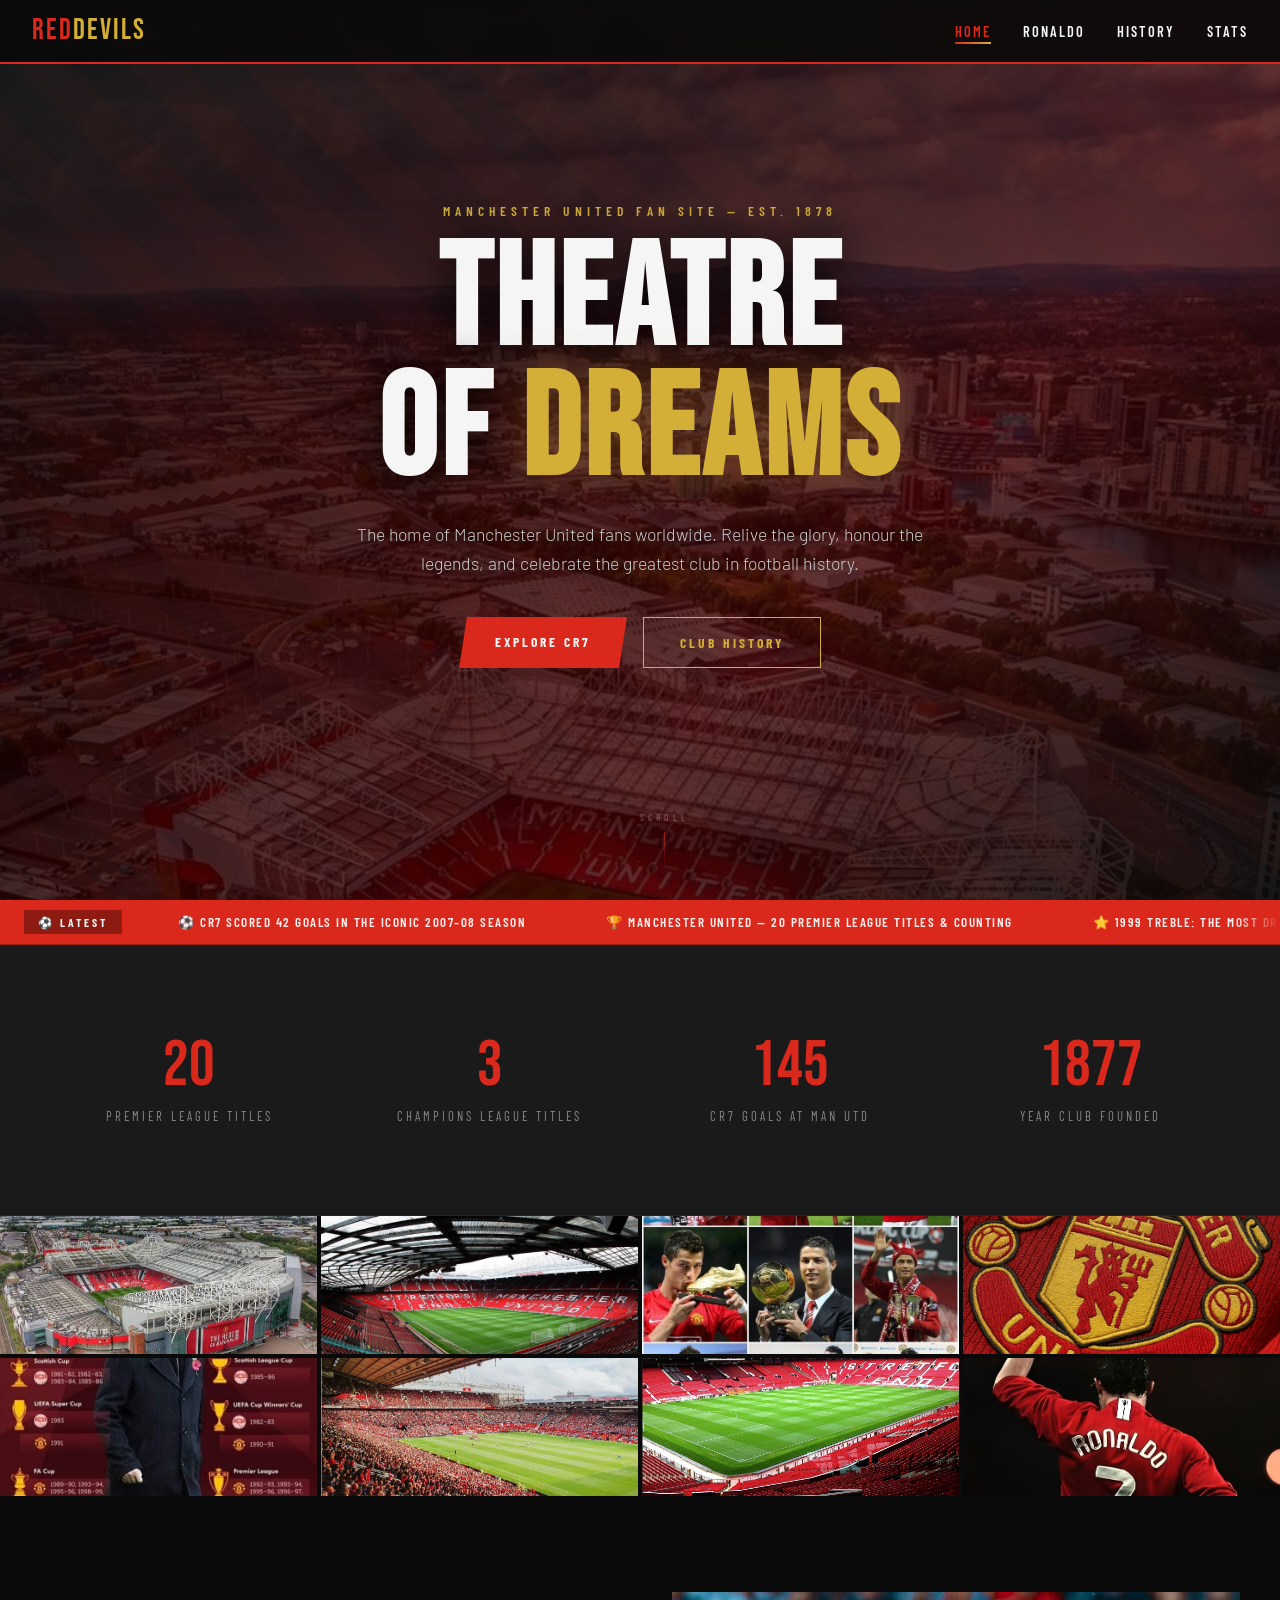
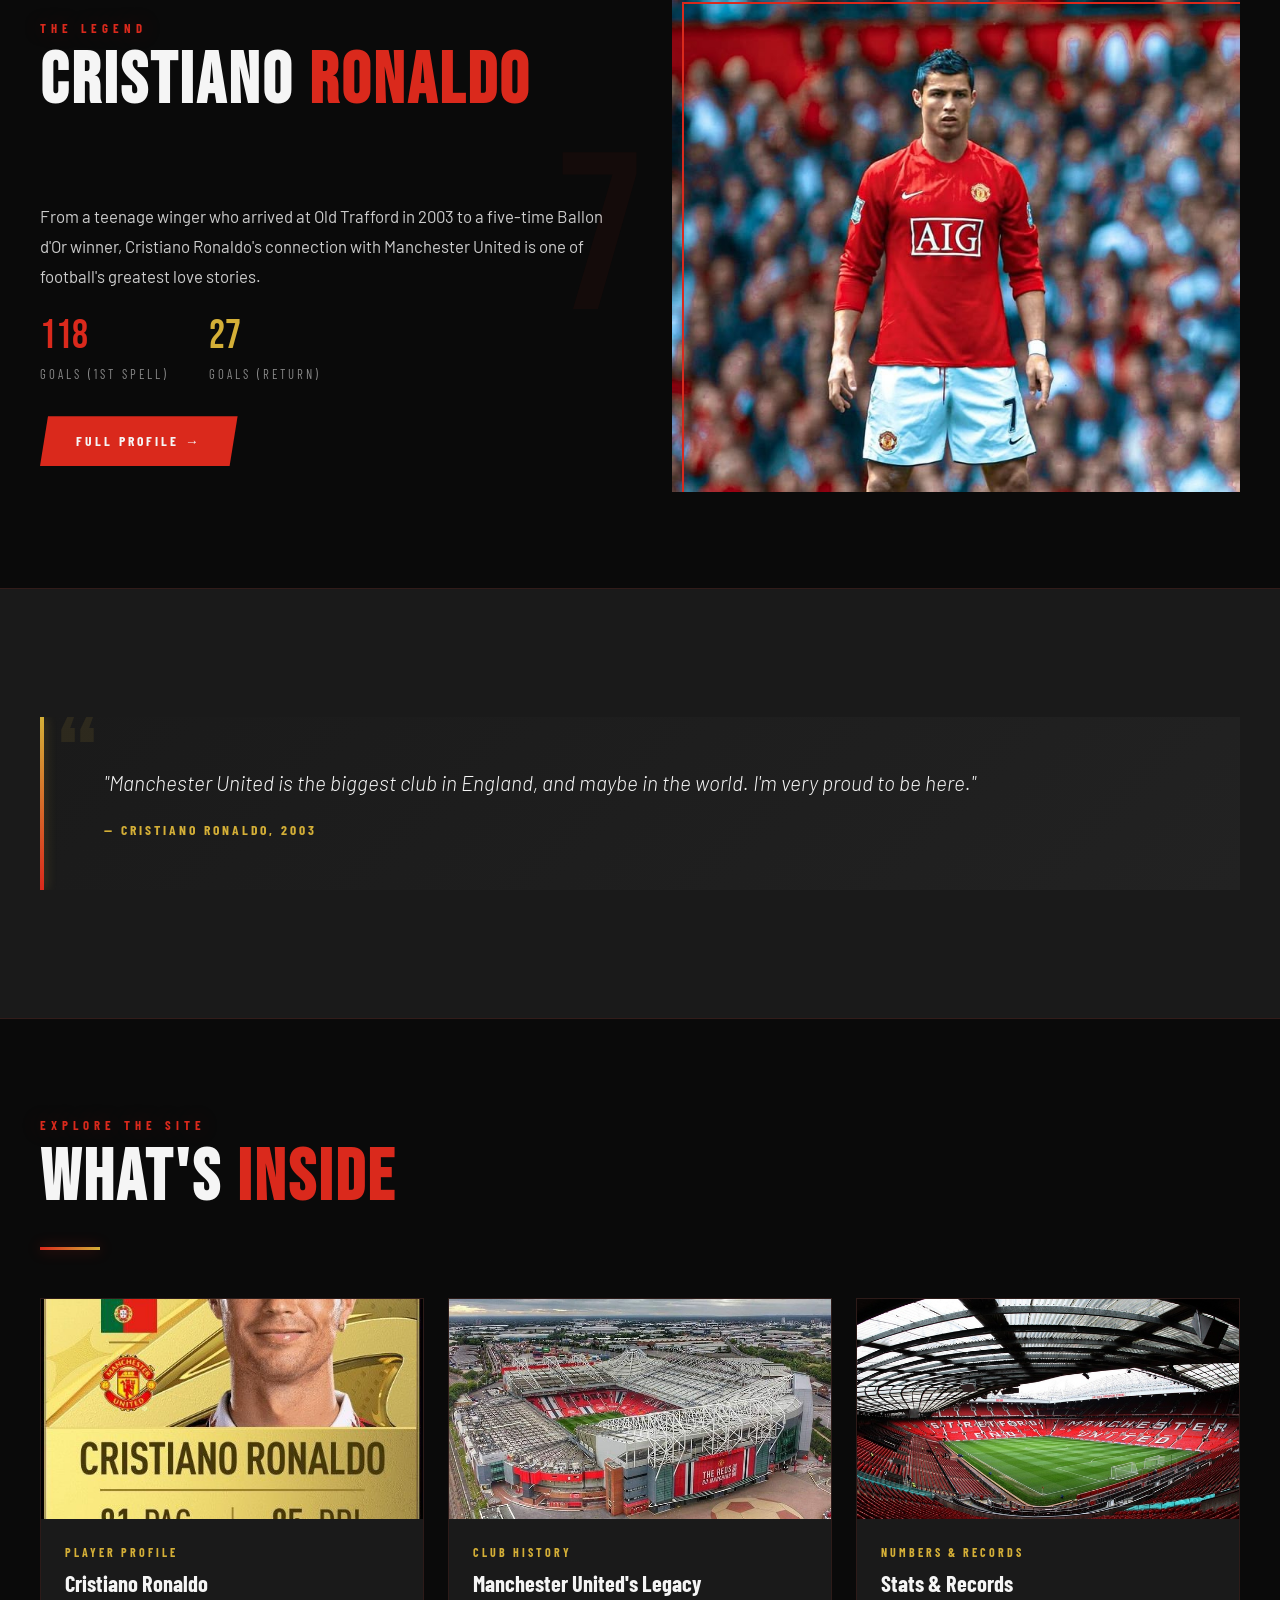
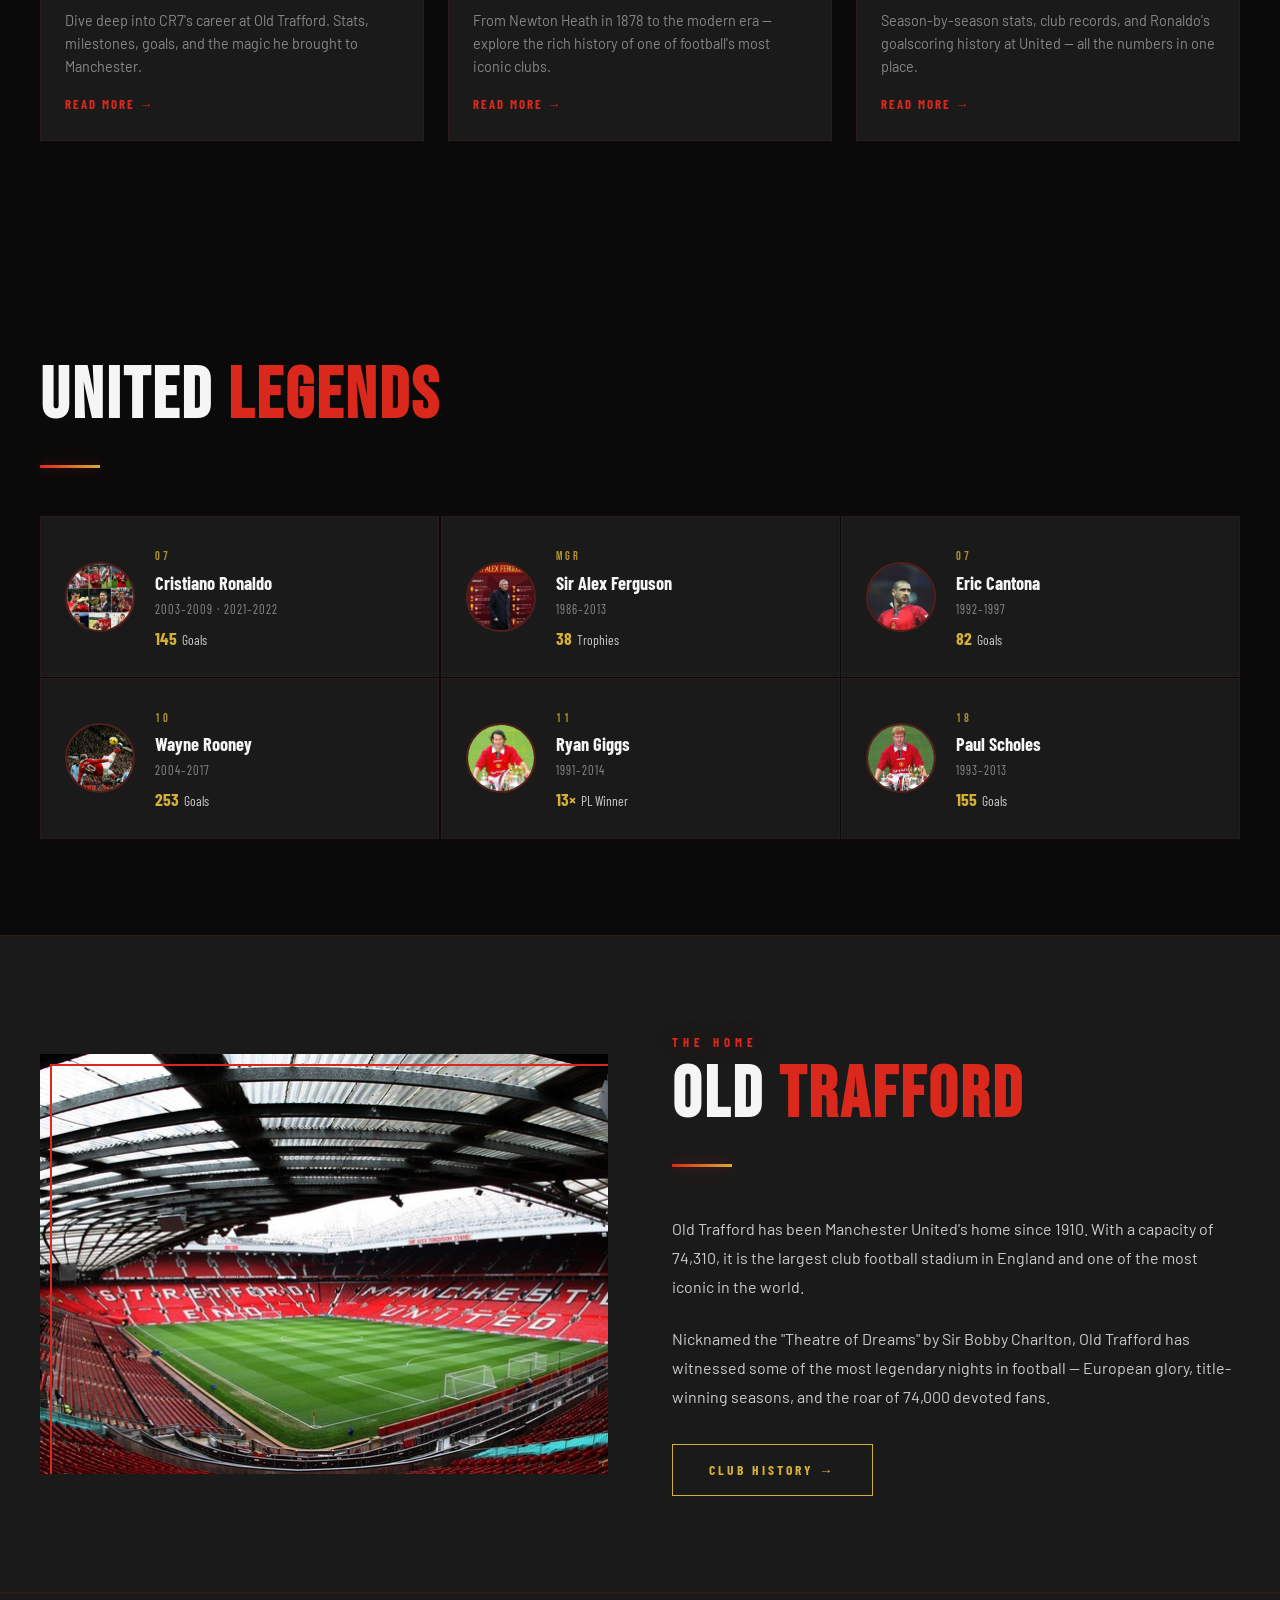
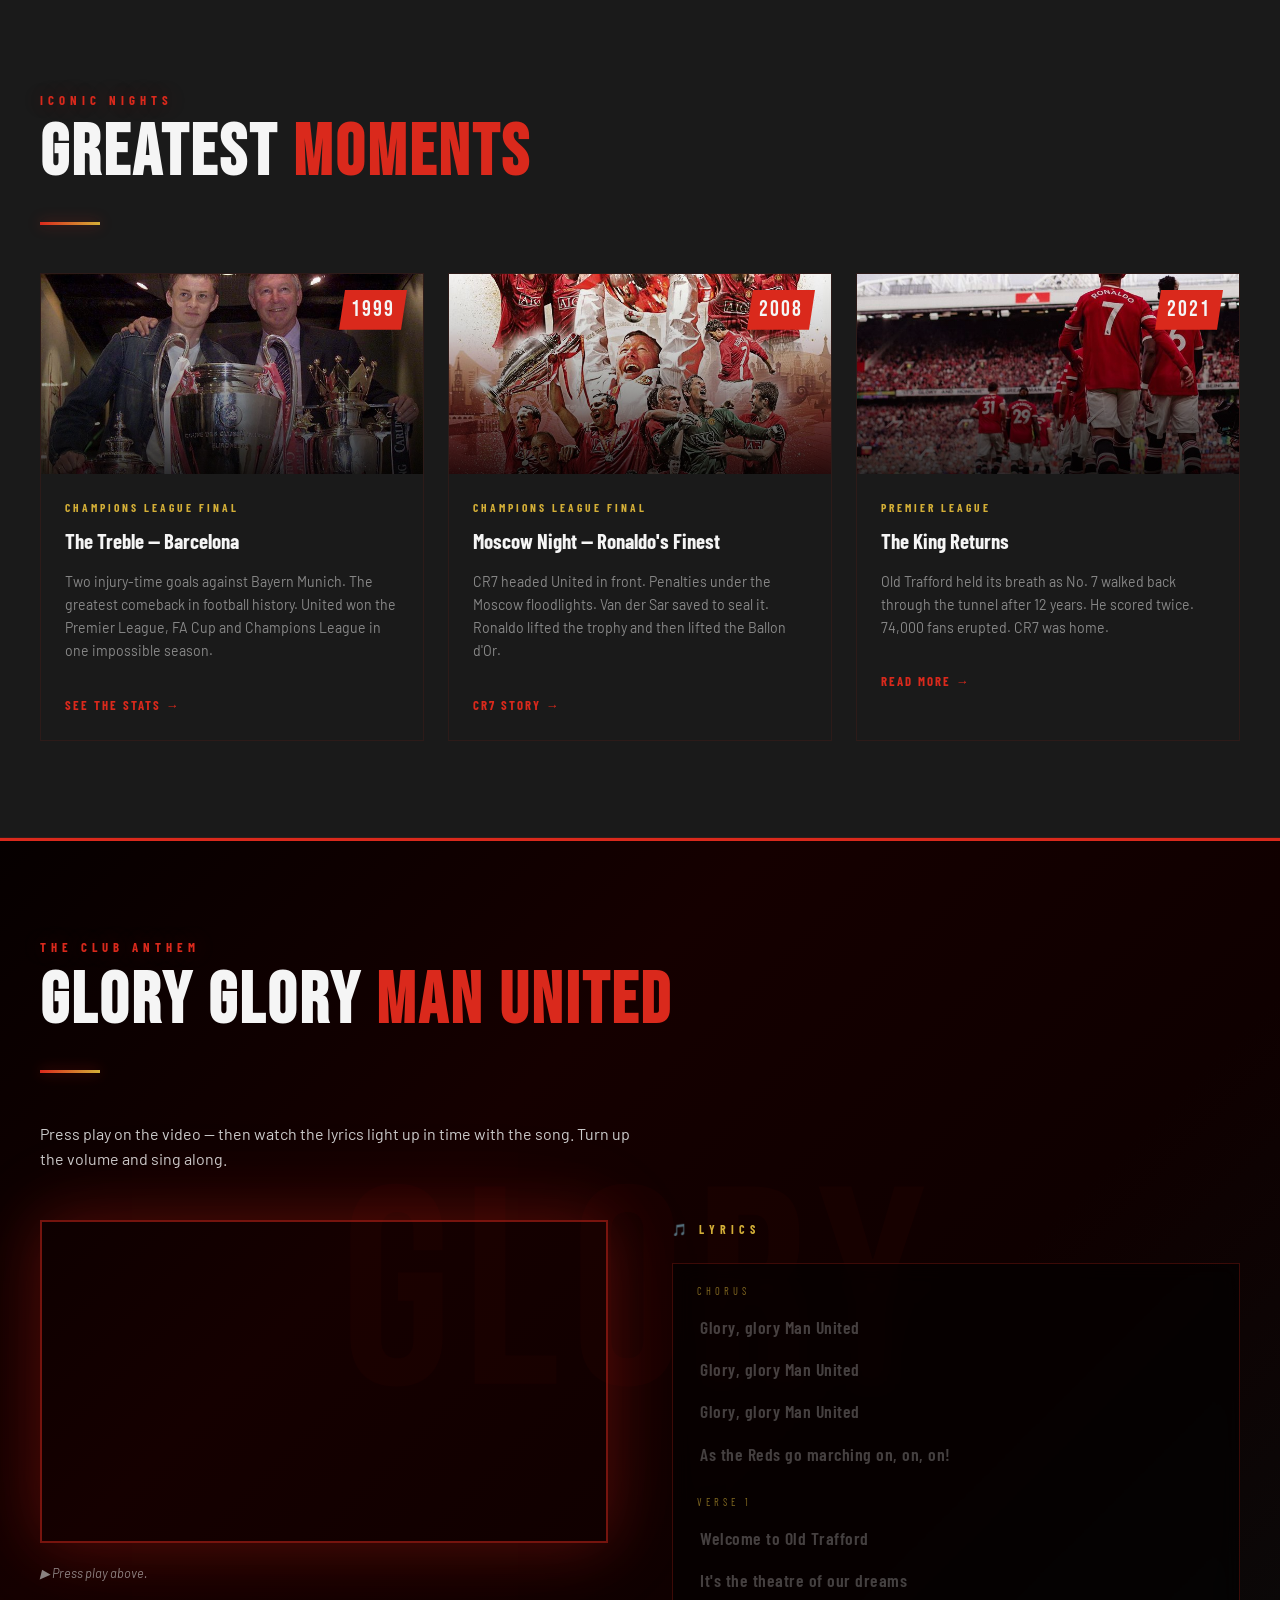
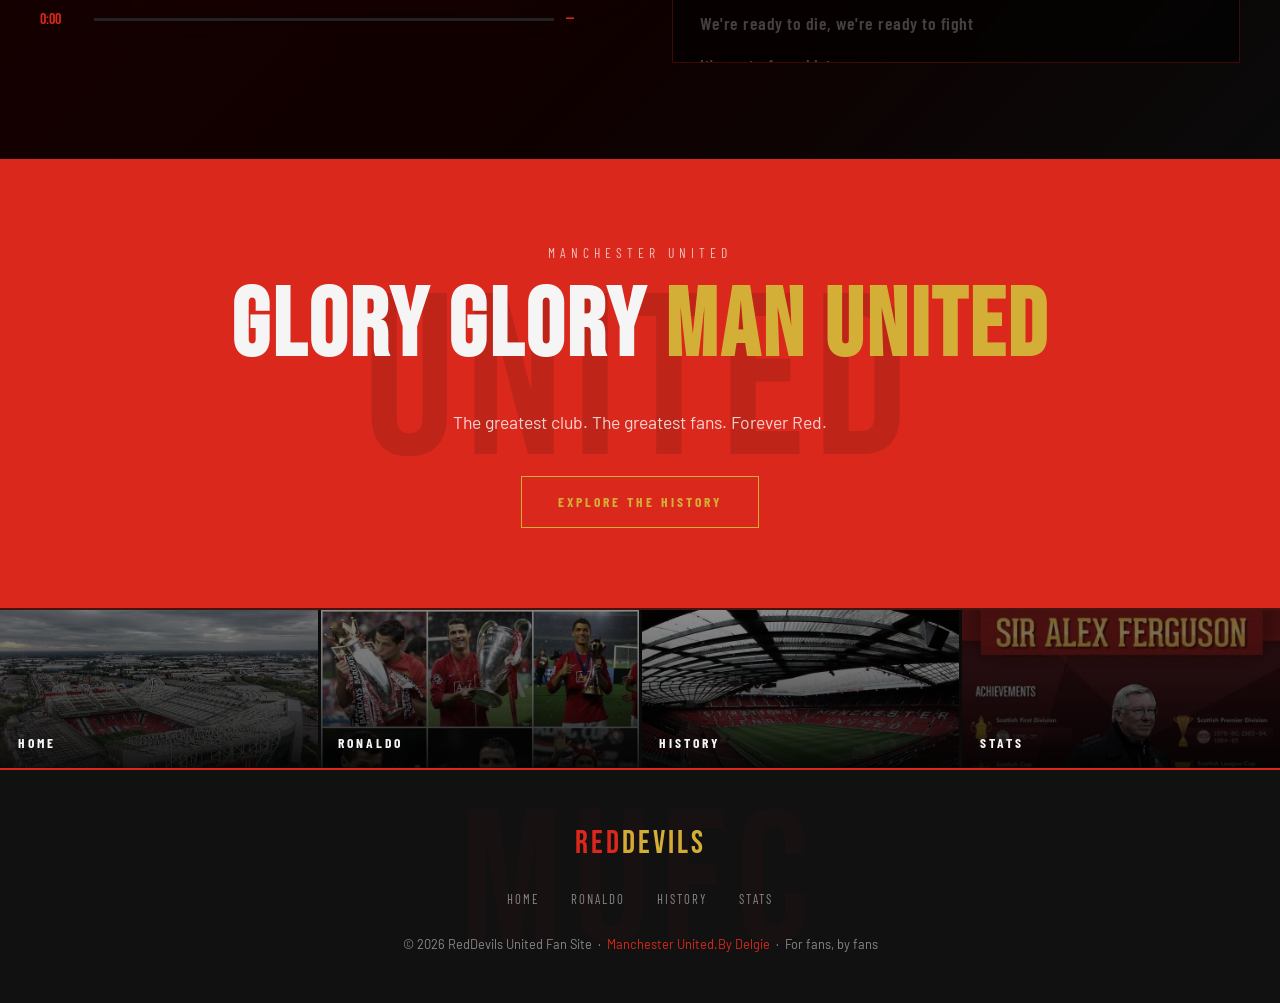
<file: index.html>
<!DOCTYPE html>
<html lang="en">
<head>
  <meta charset="UTF-8" />
  <meta name="viewport" content="width=device-width, initial-scale=1.0" />
  <title>Red Devils United — Manchester United Fan Site</title>
  <meta name="description" content="The home of Manchester United fans worldwide. Relive the glory, honour the legends.">
  <link rel="stylesheet" href="style.css" />
</head>
<body>

  <div id="scrollProgress"></div>
  <button id="backToTop" aria-label="Back to top">↑</button>

  <nav id="navbar">
    <a href="index.html" class="nav-logo">Red<span>Devils</span></a>
    <ul class="nav-links" id="navLinks">
      <li><a href="index.html" class="active">Home</a></li>
      <li><a href="ronaldo.html">Ronaldo</a></li>
      <li><a href="history.html">History</a></li>
      <li><a href="stats.html">Stats</a></li>
    </ul>
    <div class="hamburger" id="hamburger"><span></span><span></span><span></span></div>
  </nav>

  <!-- HERO -->
  <section class="hero">
    <img class="hero-bg-img"
      src="images/old-trafford-aerial.jpg"
      alt="Old Trafford"
      onerror="this.style.display='none'" />
    <div class="hero-overlay"></div>
    <div class="hero-pattern"></div>
    <div class="hero-particles" aria-hidden="true">
      <span class="particle" style="left:8%;width:6px;height:6px;background:var(--red);--dur:12s;--delay:0s;--op:0.35;"></span>
      <span class="particle" style="left:18%;width:3px;height:3px;background:var(--gold);--dur:9s;--delay:2s;--op:0.3;"></span>
      <span class="particle" style="left:30%;width:5px;height:5px;background:var(--red);--dur:14s;--delay:1s;--op:0.25;"></span>
      <span class="particle" style="left:45%;width:4px;height:4px;background:var(--white);--dur:11s;--delay:3.5s;--op:0.15;"></span>
      <span class="particle" style="left:60%;width:7px;height:7px;background:var(--red);--dur:10s;--delay:0.5s;--op:0.3;"></span>
      <span class="particle" style="left:72%;width:3px;height:3px;background:var(--gold);--dur:13s;--delay:2.5s;--op:0.35;"></span>
      <span class="particle" style="left:85%;width:5px;height:5px;background:var(--red);--dur:8s;--delay:4s;--op:0.28;"></span>
      <span class="particle" style="left:93%;width:4px;height:4px;background:var(--white);--dur:15s;--delay:1.5s;--op:0.2;"></span>
    </div>
    <div class="hero-content">
      <p class="hero-eyebrow">Manchester United Fan Site — Est. 1878</p>
      <h1>Theatre<br>of <span class="gold">Dreams</span></h1>
      <p class="hero-sub">The home of Manchester United fans worldwide. Relive the glory, honour the legends, and celebrate the greatest club in football history.</p>
      <div class="hero-cta">
        <a href="ronaldo.html" class="btn btn-primary">Explore CR7</a>
        <a href="history.html" class="btn btn-outline">Club History</a>
      </div>
    </div>
    <div class="scroll-hint" aria-hidden="true">
      <span class="scroll-hint-label">Scroll</span>
      <div class="scroll-hint-line"></div>
    </div>
  </section>

  <!-- BREAKING NEWS TICKER -->
  <div class="news-ticker" aria-label="Club news ticker">
    <span class="news-ticker-label">⚽ Latest</span>
    <div class="news-ticker-track">
      <div class="news-ticker-content">
        <span class="ticker-item">⚽ CR7 scored 42 goals in the iconic 2007–08 season</span>
        <span class="ticker-item">🏆 Manchester United — 20 Premier League titles &amp; counting</span>
        <span class="ticker-item">⭐ 1999 Treble: the most dramatic Champions League final ever</span>
        <span class="ticker-item">🔴 Old Trafford: largest club stadium in England · 74,310 capacity</span>
        <span class="ticker-item">👑 Sir Alex Ferguson: 27 years, 38 trophies, the greatest ever</span>
        <span class="ticker-item">💛 Ronaldo's No. 7 worn by Best, Robson, Cantona, Beckham &amp; CR7</span>
        <span class="ticker-item">🌍 1968: First English club to win the European Cup under Busby</span>
        <span class="ticker-item">⚽ CR7 scored 42 goals in the iconic 2007–08 season</span>
        <span class="ticker-item">🏆 Manchester United — 20 Premier League titles &amp; counting</span>
        <span class="ticker-item">⭐ 1999 Treble: the most dramatic Champions League final ever</span>
        <span class="ticker-item">🔴 Old Trafford: largest club stadium in England · 74,310 capacity</span>
        <span class="ticker-item">👑 Sir Alex Ferguson: 27 years, 38 trophies, the greatest ever</span>
        <span class="ticker-item">💛 Ronaldo's No. 7 worn by Best, Robson, Cantona, Beckham &amp; CR7</span>
        <span class="ticker-item">🌍 1968: First English club to win the European Cup under Busby</span>
      </div>
    </div>
  </div>

  <section class="dark-band" style="padding: 3rem 2rem;">
    <div class="container">
      <div class="stats-grid">
        <div class="stat-card reveal"><span class="stat-number">20</span><span class="stat-label">Premier League Titles</span></div>
        <div class="stat-card reveal"><span class="stat-number">3</span><span class="stat-label">Champions League Titles</span></div>
        <div class="stat-card reveal"><span class="stat-number">145</span><span class="stat-label">CR7 Goals at Man Utd</span></div>
        <div class="stat-card reveal"><span class="stat-number">1878</span><span class="stat-label">Year Club Founded</span></div>
      </div>
    </div>
  </section>

  <!-- GALLERY STRIP -->
  <div class="gallery-strip">
    <div class="gallery-item">
      <img src="images/old-trafford-exterior.jpg" alt="Old Trafford exterior" onerror="this.parentElement.style.background='#1a0000'" />
      <div class="gallery-caption"><span>Old Trafford</span></div>
    </div>
    <div class="gallery-item">
      <img src="images/old-trafford-inside.jpg" alt="Old Trafford inside" onerror="this.parentElement.style.background='#1a0000'" />
      <div class="gallery-caption"><span>Theatre of Dreams Inside</span></div>
    </div>
    <div class="gallery-item">
      <img src="images/ronaldo.jpg" alt="Cristiano Ronaldo" onerror="this.parentElement.style.background='#1a0000'" />
      <div class="gallery-caption"><span>Cristiano Ronaldo</span></div>
    </div>
    <div class="gallery-item">
      <img src="images/mufc-crest.png" alt="Man United Crest" onerror="this.parentElement.style.background='#1a0000'" />
      <div class="gallery-caption"><span>The Red Devils</span></div>
    </div>
    <div class="gallery-item">
      <img src="images/ferguson.jpg" alt="Sir Alex Ferguson" onerror="this.parentElement.style.background='#1a0000'" />
      <div class="gallery-caption"><span>Sir Alex Ferguson</span></div>
    </div>
    <div class="gallery-item">
      <img src="images/old-trafford-matchday.jpg" alt="Old Trafford match day" onerror="this.parentElement.style.background='#1a0000'" />
      <div class="gallery-caption"><span>Match Day</span></div>
    </div>
    <div class="gallery-item">
      <img src="images/old-trafford-pitch.jpg" alt="Old Trafford pitch" onerror="this.parentElement.style.background='#1a0000'" />
      <div class="gallery-caption"><span>The Pitch</span></div>
    </div>
    <div class="gallery-item">
      <img src="images/ronaldo-no7.jpg" alt="Ronaldo No.7" onerror="this.parentElement.style.background='#1a0000'" />
      <div class="gallery-caption"><span>No. 7</span></div>
    </div>
  </div>

  <!-- FEATURED: RONALDO -->
  <section>
    <div class="container">
      <div class="featured-split">
        <div style="position: relative;">
          <p class="section-label reveal">The Legend</p>
          <h2 class="section-title reveal">Cristiano <span>Ronaldo</span></h2>
          <div class="divider reveal"></div>
          <p class="reveal" style="color: var(--light-gray); margin-bottom: 1.5rem; font-size: 1.05rem; line-height: 1.8;">
            From a teenage winger who arrived at Old Trafford in 2003 to a five-time Ballon d'Or winner, Cristiano Ronaldo's connection with Manchester United is one of football's greatest love stories.
          </p>
          <div style="display: flex; gap: 2.5rem; margin-bottom: 2rem;" class="reveal">
            <div>
              <span class="stat-number" style="font-size: 2.5rem;">118</span>
              <span class="stat-label">Goals (1st Spell)</span>
            </div>
            <div>
              <span class="stat-number" style="font-size: 2.5rem; color: var(--gold);">27</span>
              <span class="stat-label">Goals (Return)</span>
            </div>
          </div>
          <a href="ronaldo.html" class="btn btn-primary reveal">Full Profile →</a>
          <span class="featured-number">7</span>
        </div>
        <div class="featured-img-wrap reveal">
          <img class="featured-img-real"
            src="images/ronaldo-featured.jpg"
            alt="Cristiano Ronaldo"
            onerror="this.style.display='none'; this.nextElementSibling.style.display='flex'" />
          <div class="featured-img-placeholder" style="display:none;">
            <span style="font-family:'Bebas Neue',sans-serif;font-size:8rem;color:rgba(218,41,28,0.45);">CR7</span>
          </div>
        </div>
      </div>
    </div>
  </section>

  <!-- QUOTE -->
  <section class="dark-band">
    <div class="container">
      <div class="quote-block reveal">
        <p class="quote-text">"Manchester United is the biggest club in England, and maybe in the world. I'm very proud to be here."</p>
        <span class="quote-author">— Cristiano Ronaldo, 2003</span>
      </div>
    </div>
  </section>

  <!-- EXPLORE CARDS -->
  <section>
    <div class="container">
      <p class="section-label reveal">Explore the Site</p>
      <h2 class="section-title reveal">What's <span>Inside</span></h2>
      <div class="divider reveal"></div>
      <div class="cards-grid">
        <div class="card reveal">
          <div class="card-img-wrap">
            <img class="card-img-real"
              src="images/ronaldo-card.jpg"
              alt="Cristiano Ronaldo"
              onerror="this.style.display='none'" />
          </div>
          <div class="card-body">
            <span class="card-tag">Player Profile</span>
            <h3>Cristiano Ronaldo</h3>
            <p>Dive deep into CR7's career at Old Trafford. Stats, milestones, goals, and the magic he brought to Manchester.</p>
            <a href="ronaldo.html" class="card-link">Read More →</a>
          </div>
        </div>
        <div class="card reveal">
          <div class="card-img-wrap">
            <img class="card-img-real"
              src="images/old-trafford-exterior.jpg"
              alt="Old Trafford"
              onerror="this.style.display='none'" />
          </div>
          <div class="card-body">
            <span class="card-tag">Club History</span>
            <h3>Manchester United's Legacy</h3>
            <p>From Newton Heath in 1878 to the modern era — explore the rich history of one of football's most iconic clubs.</p>
            <a href="history.html" class="card-link">Read More →</a>
          </div>
        </div>
        <div class="card reveal">
          <div class="card-img-wrap">
            <img class="card-img-real"
              src="images/old-trafford-inside.jpg"
              alt="Old Trafford inside"
              onerror="this.style.display='none'" />
          </div>
          <div class="card-body">
            <span class="card-tag">Numbers & Records</span>
            <h3>Stats & Records</h3>
            <p>Season-by-season stats, club records, and Ronaldo's goalscoring history at United — all the numbers in one place.</p>
            <a href="stats.html" class="card-link">Read More →</a>
          </div>
        </div>
      </div>
    </div>
  </section>

  <!-- UNITED LEGENDS -->
  <section>
    <div class="container">
      <p class="section-label reveal">All-Time Greats</p>
      <h2 class="section-title reveal">United <span>Legends</span></h2>
      <div class="divider reveal"></div>
      <div class="legends-grid">

        <div class="legend-card reveal">
          <div class="legend-img-wrap">
            <img src="images/ronaldo.jpg" alt="Cristiano Ronaldo" loading="lazy"
              onerror="this.style.display='none';this.nextElementSibling.style.display='flex'"/>
            <div class="legend-img-fallback"><span>CR7</span></div>
          </div>
          <div class="legend-info">
            <span class="legend-number">07</span>
            <h3>Cristiano Ronaldo</h3>
            <p class="legend-years">2003–2009 · 2021–2022</p>
            <p class="legend-stat"><strong>145</strong> Goals</p>
          </div>
        </div>

        <div class="legend-card reveal">
          <div class="legend-img-wrap">
            <img src="images/ferguson.jpg" alt="Sir Alex Ferguson" loading="lazy"
              onerror="this.style.display='none';this.nextElementSibling.style.display='flex'"/>
            <div class="legend-img-fallback"><span>SAF</span></div>
          </div>
          <div class="legend-info">
            <span class="legend-number">MGR</span>
            <h3>Sir Alex Ferguson</h3>
            <p class="legend-years">1986–2013</p>
            <p class="legend-stat"><strong>38</strong> Trophies</p>
          </div>
        </div>

        <div class="legend-card reveal">
          <div class="legend-img-wrap">
            <img src="images/cantona.jpg" alt="Eric Cantona" loading="lazy"
              onerror="this.style.display='none';this.nextElementSibling.style.display='flex'"/>
            <div class="legend-img-fallback" style="background:linear-gradient(135deg,#0a0014,#300040)"><span>ERI</span></div>
          </div>
          <div class="legend-info">
            <span class="legend-number">07</span>
            <h3>Eric Cantona</h3>
            <p class="legend-years">1992–1997</p>
            <p class="legend-stat"><strong>82</strong> Goals</p>
          </div>
        </div>

        <div class="legend-card reveal">
          <div class="legend-img-wrap">
            <img src="images/rooney.jpg" alt="Wayne Rooney" loading="lazy"
              onerror="this.style.display='none';this.nextElementSibling.style.display='flex'"/>
            <div class="legend-img-fallback" style="background:linear-gradient(135deg,#001020,#003060)"><span>WR</span></div>
          </div>
          <div class="legend-info">
            <span class="legend-number">10</span>
            <h3>Wayne Rooney</h3>
            <p class="legend-years">2004–2017</p>
            <p class="legend-stat"><strong>253</strong> Goals</p>
          </div>
        </div>

        <div class="legend-card reveal">
          <div class="legend-img-wrap">
            <img src="images/giggs.jpg" alt="Ryan Giggs" loading="lazy"
              onerror="this.style.display='none';this.nextElementSibling.style.display='flex'"/>
            <div class="legend-img-fallback" style="background:linear-gradient(135deg,#001800,#003800)"><span>RG</span></div>
          </div>
          <div class="legend-info">
            <span class="legend-number">11</span>
            <h3>Ryan Giggs</h3>
            <p class="legend-years">1991–2014</p>
            <p class="legend-stat"><strong>13×</strong> PL Winner</p>
          </div>
        </div>

        <div class="legend-card reveal">
          <div class="legend-img-wrap">
            <img src="images/scholes.jpg" alt="Paul Scholes" loading="lazy"
              onerror="this.style.display='none';this.nextElementSibling.style.display='flex'"/>
            <div class="legend-img-fallback" style="background:linear-gradient(135deg,#1a1200,#3a2800)"><span>PS</span></div>
          </div>
          <div class="legend-info">
            <span class="legend-number">18</span>
            <h3>Paul Scholes</h3>
            <p class="legend-years">1993–2013</p>
            <p class="legend-stat"><strong>155</strong> Goals</p>
          </div>
        </div>

      </div>
    </div>
  </section>

  <!-- OLD TRAFFORD SPLIT -->
  <section class="dark-band">
    <div class="container">
      <div class="featured-split">
        <div class="featured-img-wrap reveal">
          <img class="featured-img-real" style="height:420px;"
            src="images/old-trafford-inside.jpg"
            alt="Inside Old Trafford"
            onerror="this.style.display='none'; this.nextElementSibling.style.display='flex'" />
          <div class="featured-img-placeholder" style="display:none; height:420px; flex-direction:column; gap:1rem;">
            <span style="font-size:5rem;">🏟️</span>
            <span style="font-family:'Bebas Neue',sans-serif;font-size:2.5rem;letter-spacing:5px;color:rgba(218,41,28,0.6);">Old Trafford</span>
          </div>
        </div>
        <div>
          <p class="section-label reveal">The Home</p>
          <h2 class="section-title reveal">Old <span>Trafford</span></h2>
          <div class="divider reveal"></div>
          <p class="reveal" style="color: var(--light-gray); line-height: 1.8; margin-bottom: 1.5rem;">
            Old Trafford has been Manchester United's home since 1910. With a capacity of 74,310, it is the largest club football stadium in England and one of the most iconic in the world.
          </p>
          <p class="reveal" style="color: var(--light-gray); line-height: 1.8; margin-bottom: 2rem;">
            Nicknamed the "Theatre of Dreams" by Sir Bobby Charlton, Old Trafford has witnessed some of the most legendary nights in football — European glory, title-winning seasons, and the roar of 74,000 devoted fans.
          </p>
          <a href="history.html" class="btn btn-outline reveal">Club History →</a>
        </div>
      </div>
    </div>
  </section>

  <!-- GREATEST MOMENTS -->
  <section class="dark-band">
    <div class="container">
      <p class="section-label reveal">Iconic Nights</p>
      <h2 class="section-title reveal">Greatest <span>Moments</span></h2>
      <div class="divider reveal"></div>
      <div class="moments-grid">

        <div class="moment-card reveal">
          <div class="moment-img">
            <img src="images/treble-1999.jpg" alt="1999 Treble" loading="lazy" onerror="this.style.display='none'" />
            <div class="moment-overlay"></div>
            <div class="moment-year-badge">1999</div>
          </div>
          <div class="moment-body">
            <span class="moment-tag">Champions League Final</span>
            <h3 class="moment-title">The Treble — Barcelona</h3>
            <p class="moment-desc">Two injury-time goals against Bayern Munich. The greatest comeback in football history. United won the Premier League, FA Cup and Champions League in one impossible season.</p>
            <a href="stats.html" class="card-link">See the Stats →</a>
          </div>
        </div>

        <div class="moment-card reveal">
          <div class="moment-img">
            <img src="images/moscow-2008.jpg" alt="2008 Moscow Final" loading="lazy" onerror="this.style.display='none'" />
            <div class="moment-overlay"></div>
            <div class="moment-year-badge">2008</div>
          </div>
          <div class="moment-body">
            <span class="moment-tag">Champions League Final</span>
            <h3 class="moment-title">Moscow Night — Ronaldo's Finest</h3>
            <p class="moment-desc">CR7 headed United in front. Penalties under the Moscow floodlights. Van der Sar saved to seal it. Ronaldo lifted the trophy and then lifted the Ballon d'Or.</p>
            <a href="ronaldo.html" class="card-link">CR7 Story →</a>
          </div>
        </div>

        <div class="moment-card reveal">
          <div class="moment-img">
            <img src="images/ronaldo-return-2021.jpg" alt="Ronaldo Return 2021" loading="lazy" onerror="this.style.display='none'" />
            <div class="moment-overlay"></div>
            <div class="moment-year-badge">2021</div>
          </div>
          <div class="moment-body">
            <span class="moment-tag">Premier League</span>
            <h3 class="moment-title">The King Returns</h3>
            <p class="moment-desc">Old Trafford held its breath as No. 7 walked back through the tunnel after 12 years. He scored twice. 74,000 fans erupted. CR7 was home.</p>
            <a href="ronaldo.html" class="card-link">Read More →</a>
          </div>
        </div>

      </div>
    </div>
  </section>

  <!-- ANTHEM SECTION -->
  <section class="anthem-section" id="anthem">
    <div class="anthem-header reveal">
      <p class="section-label">The Club Anthem</p>
      <h2 class="section-title">Glory Glory <span>Man United</span></h2>
      <div class="divider"></div>
      <p style="color: var(--light-gray); max-width: 600px;">
        Press play on the video — then watch the lyrics light up in time with the song. Turn up the volume and sing along.
      </p>
    </div>

    <div class="anthem-inner">
      <div>
        <div class="anthem-video-wrap">
          <iframe
            id="ytAnthem"
            src="https://www.youtube.com/embed/UyEct2ocXOQ?enablejsapi=1"
            allow="autoplay; encrypted-media"
            allowfullscreen
            title="Glory Glory Man United">
          </iframe>
        </div>
        <p class="anthem-note">▶ Press play above.</p>
        <div class="lyrics-progress" style="margin-top: 1.5rem;" id="anthemProgress">
          <span class="lyric-time" id="anthemTime">0:00</span>
          <div class="lyric-bar" id="anthemBar">
            <div class="lyric-bar-fill" id="anthemFill"></div>
          </div>
          <span class="lyric-time" id="anthemDuration">—</span>
        </div>
      </div>

      <div>
        <span class="lyrics-header">🎵 Lyrics</span>
        <div class="lyrics-box" id="lyricsBox">

          <span class="lyric-section-tag">Chorus</span>
          <div class="lyric-line" data-time="16">Glory, glory Man United</div>
          <div class="lyric-line" data-time="19">Glory, glory Man United</div>
          <div class="lyric-line" data-time="22">Glory, glory Man United</div>
          <div class="lyric-line" data-time="26">As the Reds go marching on, on, on!</div>

          <span class="lyric-section-tag">Verse 1</span>
          <div class="lyric-line" data-time="32">Welcome to Old Trafford</div>
          <div class="lyric-line" data-time="35">It's the theatre of our dreams</div>
          <div class="lyric-line" data-time="38">We're ready to die, we're ready to fight</div>
          <div class="lyric-line" data-time="42">It's part of our history</div>
          <div class="lyric-line" data-time="46">The power and the glory</div>
          <div class="lyric-line" data-time="50">Oh the Stretford End will sing</div>
          <div class="lyric-line" data-time="54">As the Reds go marching on, on, on!</div>

          <span class="lyric-section-tag">Chorus</span>
          <div class="lyric-line" data-time="59">Glory, glory Man United</div>
          <div class="lyric-line" data-time="62">Glory, glory Man United</div>
          <div class="lyric-line" data-time="65">Glory, glory Man United</div>
          <div class="lyric-line" data-time="69">As the Reds go marching on, on, on!</div>

          <span class="lyric-section-tag">Verse 2</span>
          <div class="lyric-line" data-time="74">With Rashford and Lukaku and the magic at their feet</div>
          <div class="lyric-line" data-time="78">There's no competition in the English Premier League</div>
          <div class="lyric-line" data-time="81">We won the champions of the world</div>
          <div class="lyric-line" data-time="84">Cause we're the greatest football team</div>
          <div class="lyric-line" data-time="87">As the Reds go marching on, on, on!</div>

          <span class="lyric-section-tag">Chorus</span>
          <div class="lyric-line" data-time="91">Glory, glory Man United</div>
          <div class="lyric-line" data-time="95">Glory, glory Man United</div>
          <div class="lyric-line" data-time="97">Glory, glory Man United</div>
          <div class="lyric-line" data-time="101">As the Reds go marching on, on, on!</div>

          <span class="lyric-section-tag">Verse 3</span>
          <div class="lyric-line" data-time="104">And now we are the champions</div>
          <div class="lyric-line" data-time="107">And there's no one left to beat</div>
          <div class="lyric-line" data-time="109">We finished off the Scousers</div>
          <div class="lyric-line" data-time="114">And silenced the Mersey beat</div>
          <div class="lyric-line" data-time="117">And in Europe you'll see our glory</div>
          <div class="lyric-line" data-time="121">68 — Kidd, Charlton and Best</div>
          <div class="lyric-line" data-time="125">As the Reds go marching on, on, on!</div>

          <span class="lyric-section-tag">Chorus</span>
          <div class="lyric-line" data-time="130">Glory, glory Man United</div>
          <div class="lyric-line" data-time="133">Glory, glory Man United</div>
          <div class="lyric-line" data-time="137">Glory, glory Man United</div>
          <div class="lyric-line" data-time="140">As the Reds go marching on, on, on!</div>

          <span class="lyric-section-tag">Final Chorus</span>
          <div class="lyric-line" data-time="143">Glory, glory Man United</div>
          <div class="lyric-line" data-time="146">Glory, glory Man United</div>
          <div class="lyric-line" data-time="150">Glory, glory Man United</div>
          <div class="lyric-line" data-time="153">As the Reds go marching on, on, on!</div>

          <span class="lyric-section-tag">Outro</span>
          <div class="lyric-line" data-time="156">Glory, glory Man United</div>
          <div class="lyric-line" data-time="158">Glory, glory Man United</div>
          <div class="lyric-line" data-time="161">Glory, glory Man United</div>
          <div class="lyric-line" data-time="164">As the Reds go marching on.....</div>

          <div style="height: 1.5rem;"></div>
        </div>
      </div>
    </div>
  </section>

  <!-- RED BAND CTA -->
  <section class="red-band">
    <div class="container">
      <p style="font-family:'Barlow Condensed',sans-serif;font-size:0.85rem;letter-spacing:5px;text-transform:uppercase;color:rgba(255,255,255,0.7);margin-bottom:1rem;" class="reveal">Manchester United</p>
      <h2 class="section-title reveal" style="font-size:clamp(3rem,8vw,6rem);">Glory Glory <span style="color:var(--gold);">Man United</span></h2>
      <p class="reveal" style="color:rgba(255,255,255,0.8);margin-bottom:2.5rem;font-size:1.1rem;max-width:500px;margin-left:auto;margin-right:auto;">The greatest club. The greatest fans. Forever Red.</p>
      <a href="history.html" class="btn btn-outline reveal">Explore the History</a>
    </div>
  </section>

  <!-- RELATED PAGES NAV STRIP -->
  <div class="related-strip">
    <a href="index.html" class="related-cell">
      <img src="images/old-trafford-exterior.jpg" alt="Home" loading="lazy" onerror="this.style.display='none'" />
      <div class="related-overlay">
        <span class="related-label">Home</span>
        <span class="related-arrow">→</span>
      </div>
    </a>
    <a href="ronaldo.html" class="related-cell">
      <img src="images/ronaldo.jpg" alt="Ronaldo" loading="lazy" onerror="this.style.display='none'" />
      <div class="related-overlay">
        <span class="related-label">Ronaldo</span>
        <span class="related-arrow">→</span>
      </div>
    </a>
    <a href="history.html" class="related-cell">
      <img src="images/old-trafford-inside.jpg" alt="History" loading="lazy" onerror="this.style.display='none'" />
      <div class="related-overlay">
        <span class="related-label">History</span>
        <span class="related-arrow">→</span>
      </div>
    </a>
    <a href="stats.html" class="related-cell">
      <img src="images/ferguson.jpg" alt="Stats" loading="lazy" onerror="this.style.display='none'" />
      <div class="related-overlay">
        <span class="related-label">Stats</span>
        <span class="related-arrow">→</span>
      </div>
    </a>
  </div>

  <footer>
    <div class="footer-logo">Red<span>Devils</span></div>
    <ul class="footer-links">
      <li><a href="index.html">Home</a></li>
      <li><a href="ronaldo.html">Ronaldo</a></li>
      <li><a href="history.html">History</a></li>
      <li><a href="stats.html">Stats</a></li>
    </ul>
    <p class="footer-copy">© 2026 RedDevils United Fan Site &nbsp;·&nbsp; <span>Manchester United.By Delgie</span> &nbsp;·&nbsp; For fans, by fans</p>
  </footer>

  <script src="script.js"></script>
</body>
</html>
</file>
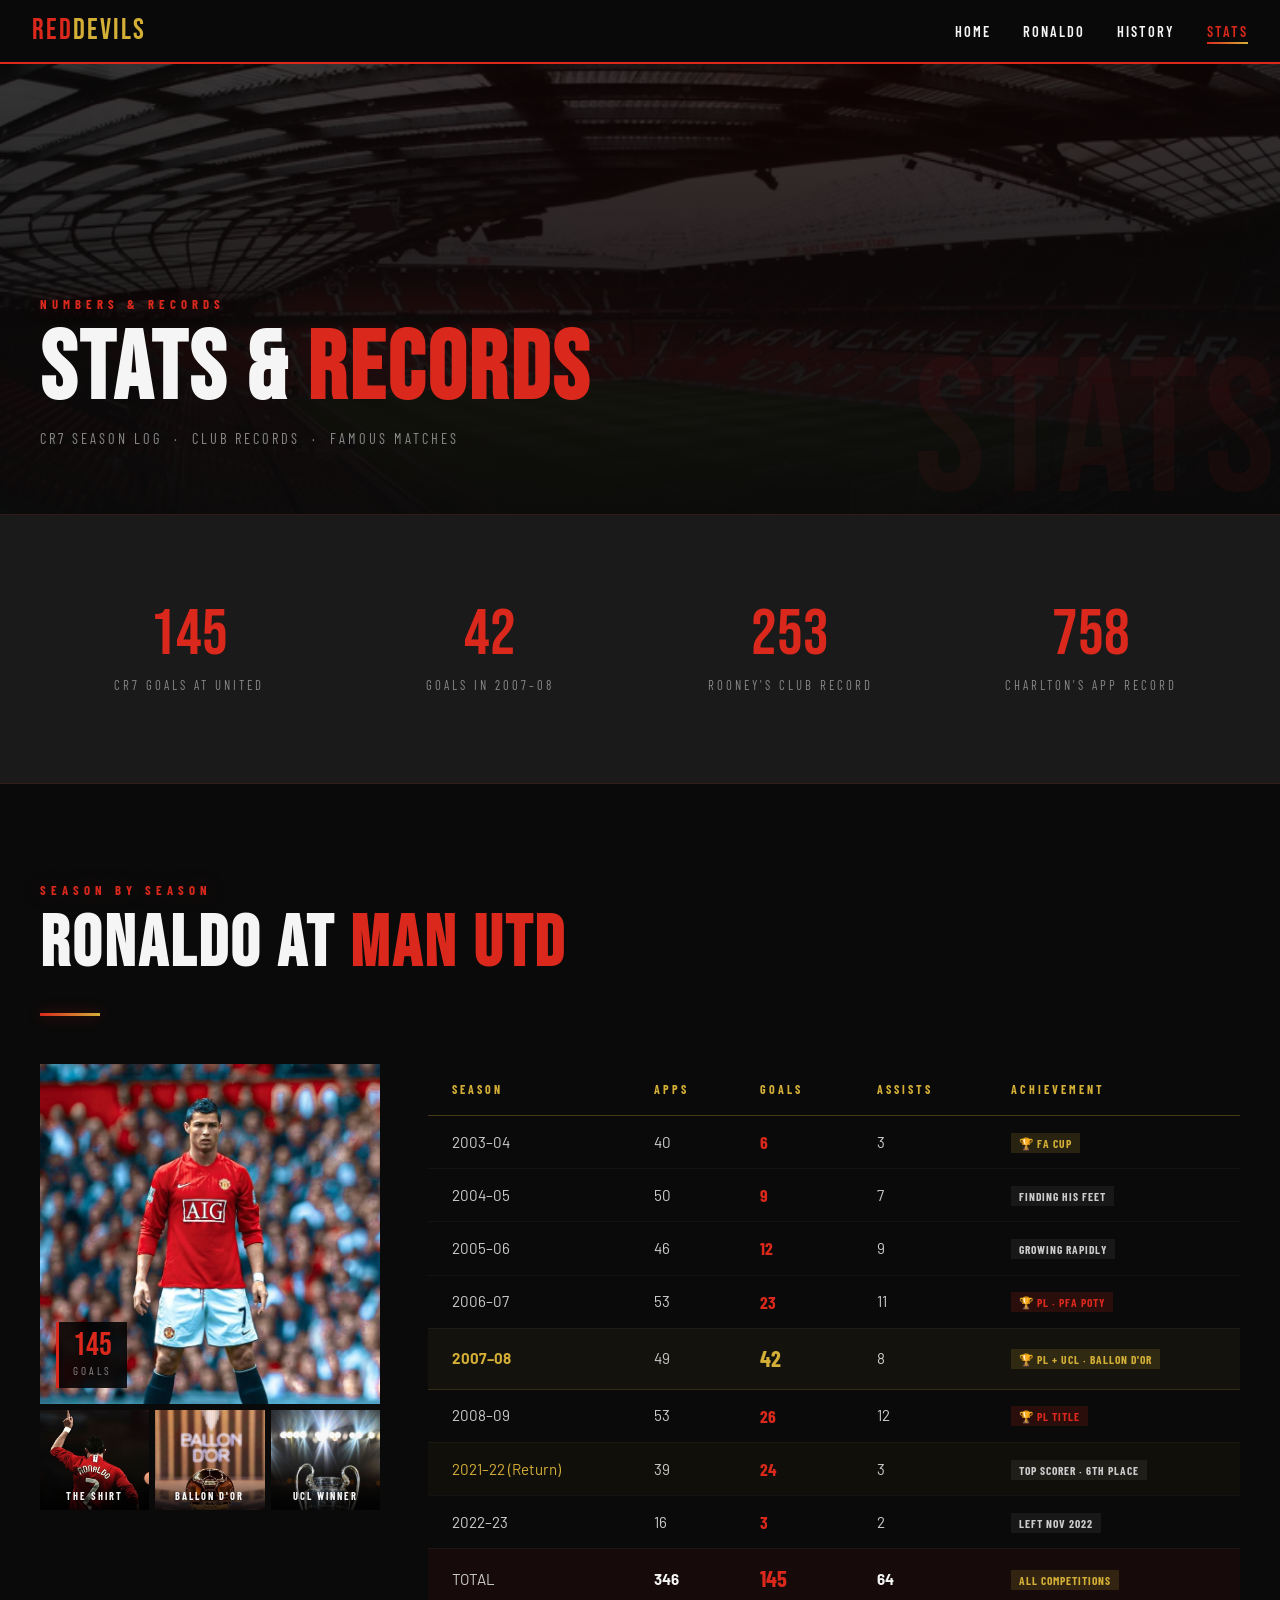
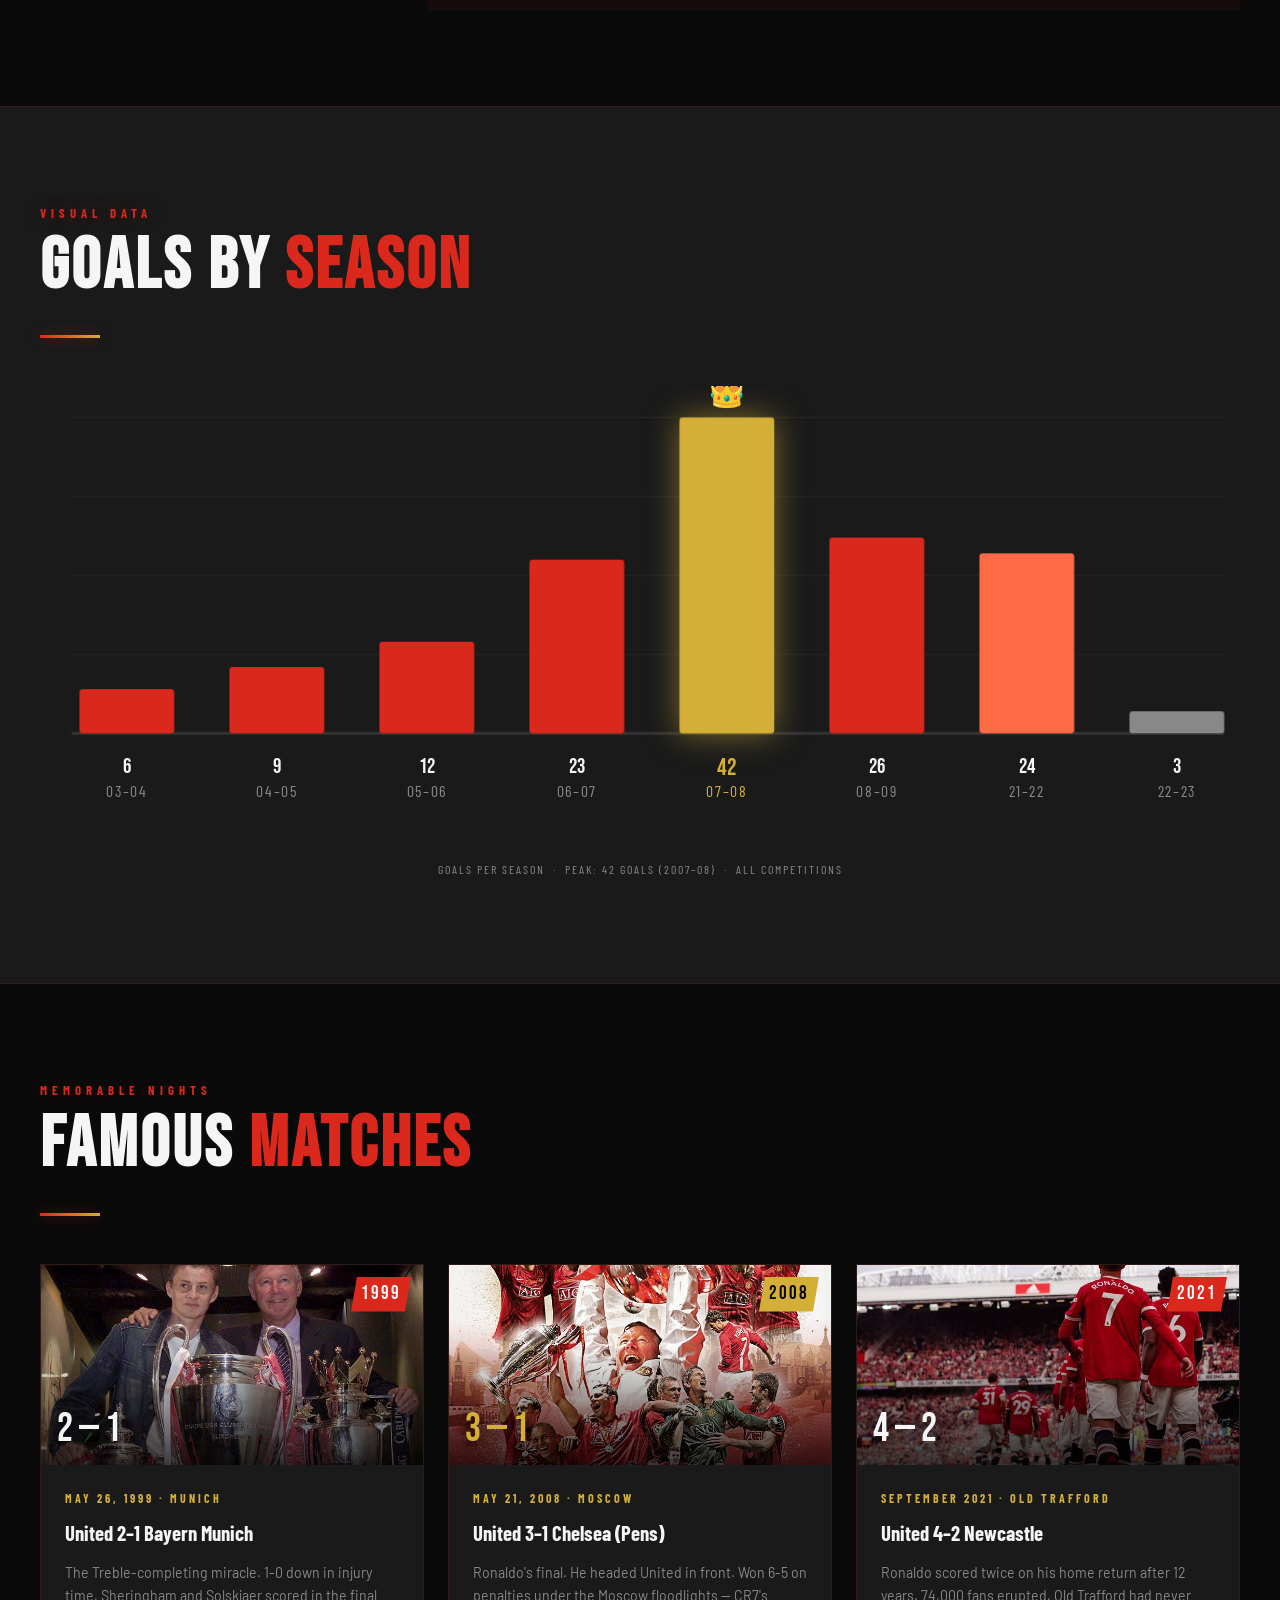
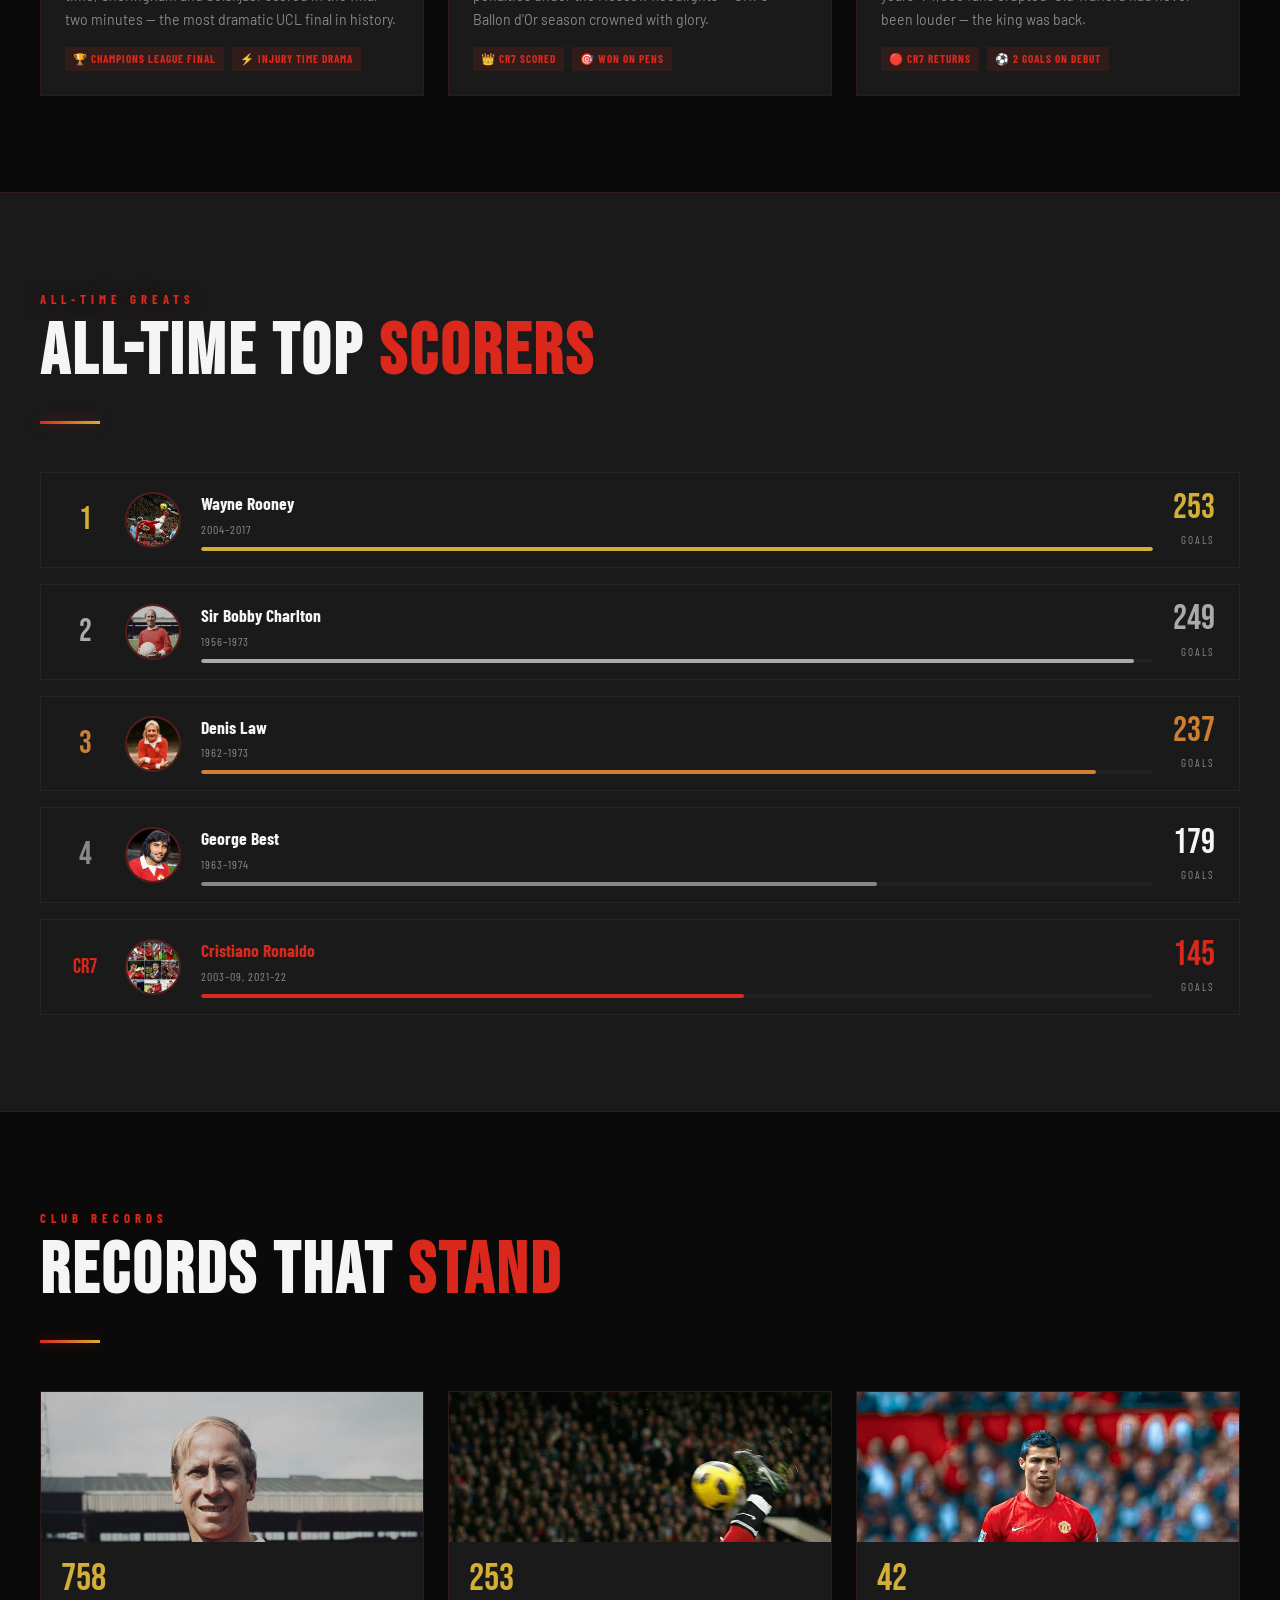
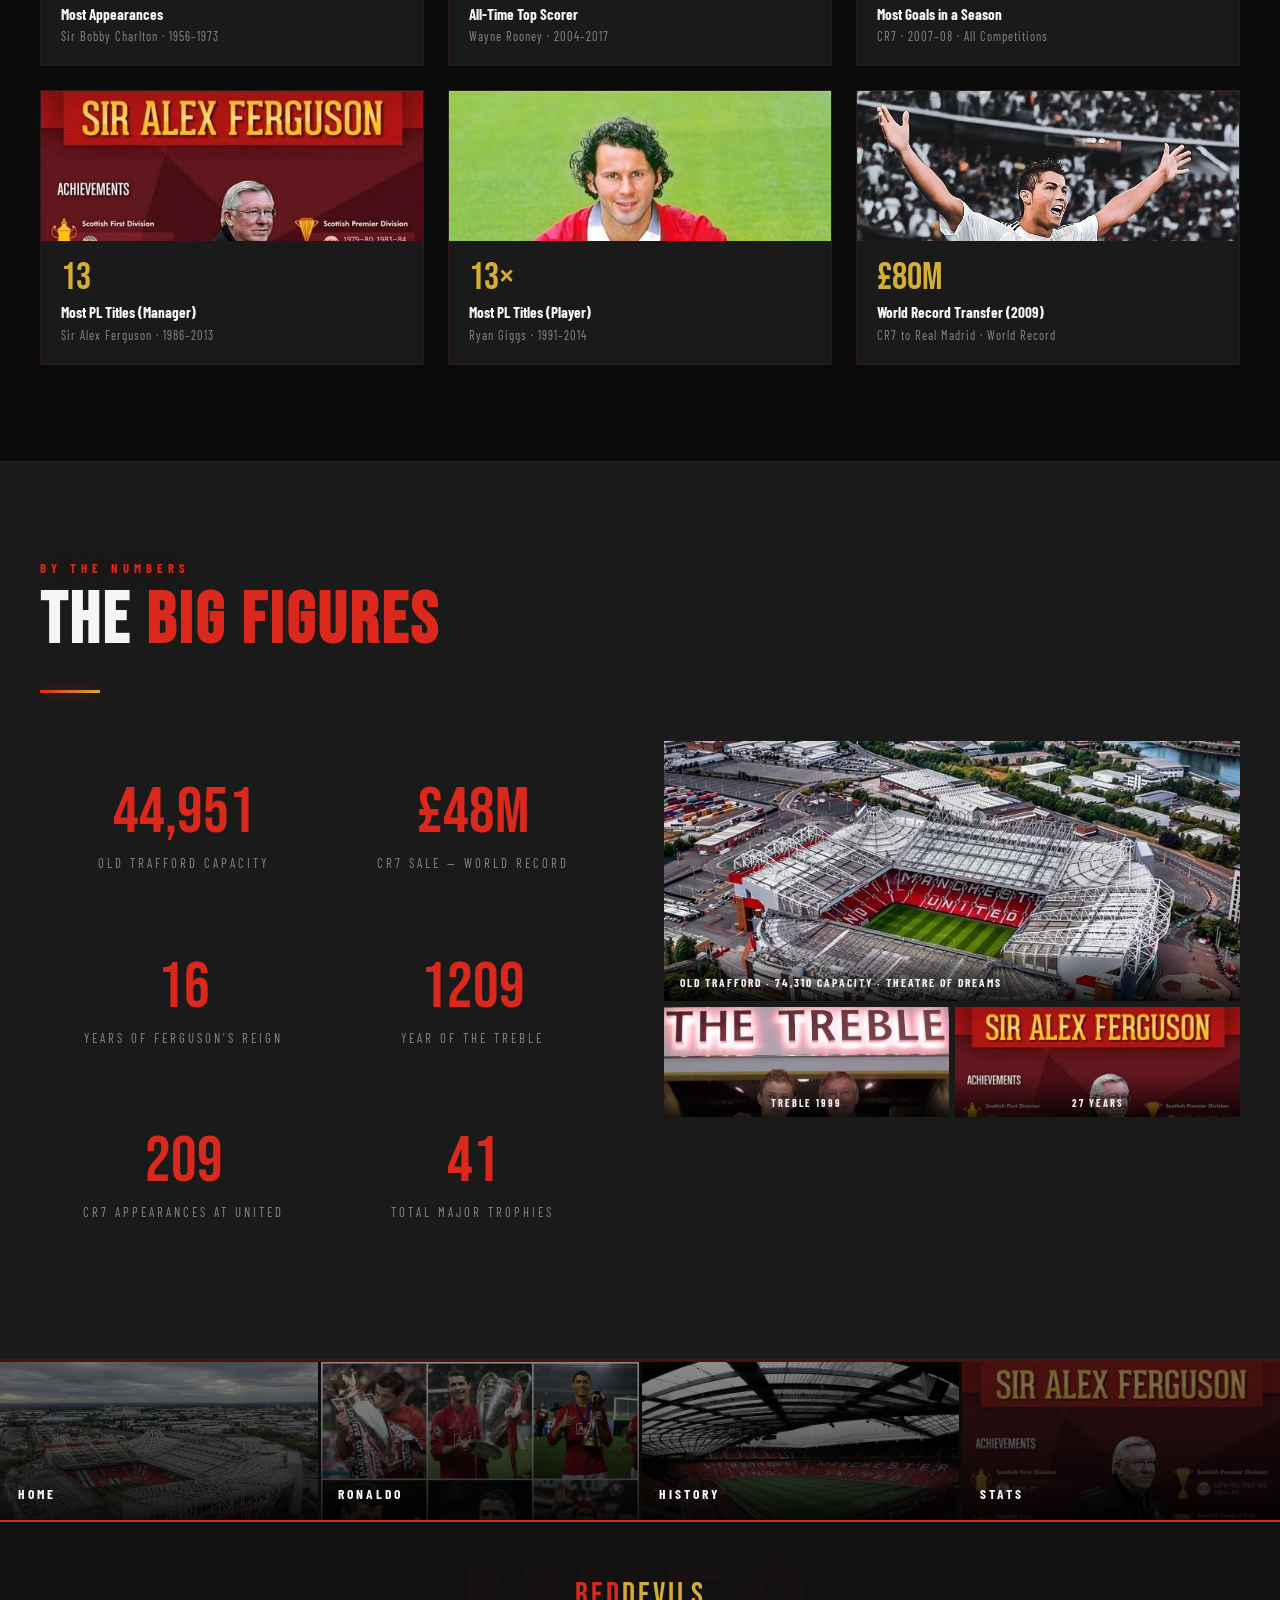
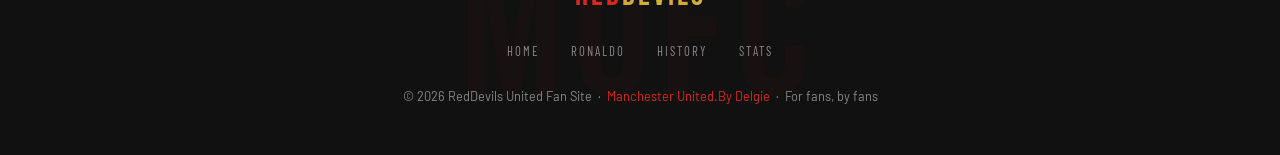
<file: stats.html>
<!DOCTYPE html>
<html lang="en">
<head>
  <meta charset="UTF-8" />
  <meta name="viewport" content="width=device-width, initial-scale=1.0" />
  <title>Stats & Records — Red Devils United</title>
  <link rel="stylesheet" href="style.css" />
</head>
<body>

  <div id="scrollProgress"></div>
  <button id="backToTop" aria-label="Back to top">↑</button>

  <nav id="navbar">
    <a href="index.html" class="nav-logo">Red<span>Devils</span></a>
    <ul class="nav-links" id="navLinks">
      <li><a href="index.html">Home</a></li>
      <li><a href="ronaldo.html">Ronaldo</a></li>
      <li><a href="history.html">History</a></li>
      <li><a href="stats.html" class="active">Stats</a></li>
    </ul>
    <div class="hamburger" id="hamburger"><span></span><span></span><span></span></div>
  </nav>

  <!-- PAGE HEADER -->
  <div class="page-header">
    <div class="page-header-bg"></div>
    <img class="page-header-bg-img" src="images/old-trafford-inside.jpg"
      alt="Old Trafford inside" onerror="this.style.display='none'" />
    <div class="page-header-overlay"></div>
    <div class="page-header-bg-text">STATS</div>
    <div class="page-header-content">
      <p class="section-label">Numbers &amp; Records</p>
      <h1 class="section-title" style="font-size:clamp(3rem,8vw,6rem);margin-bottom:0.5rem;">Stats &amp; <span>Records</span></h1>
      <p style="color:var(--gray);font-family:'Barlow Condensed',sans-serif;letter-spacing:3px;font-size:0.9rem;text-transform:uppercase;">CR7 Season Log &nbsp;·&nbsp; Club Records &nbsp;·&nbsp; Famous Matches</p>
    </div>
  </div>

  <!-- HEADLINE STATS -->
  <section class="dark-band" style="padding:3rem 2rem;">
    <div class="container">
      <div class="stats-grid">
        <div class="stat-card reveal"><span class="stat-number">145</span><span class="stat-label">CR7 Goals at United</span></div>
        <div class="stat-card reveal"><span class="stat-number">42</span><span class="stat-label">Goals in 2007–08</span></div>
        <div class="stat-card reveal"><span class="stat-number">253</span><span class="stat-label">Rooney's Club Record</span></div>
        <div class="stat-card reveal"><span class="stat-number">758</span><span class="stat-label">Charlton's App Record</span></div>
      </div>
    </div>
  </section>

  <!-- CR7 SEASON TABLE + IMAGE -->
  <section>
    <div class="container">
      <p class="section-label reveal">Season by Season</p>
      <h2 class="section-title reveal">Ronaldo at <span>Man Utd</span></h2>
      <div class="divider reveal"></div>
      <div class="stats-table-split">

        <!-- Left: featured image -->
        <div class="stats-table-img reveal">
          <div class="stats-img-main">
            <img src="images/ronaldo-featured.jpg" alt="Cristiano Ronaldo"
              onerror="this.style.display='none';this.nextElementSibling.style.display='flex'" />
            <div class="stats-img-fallback" style="background:linear-gradient(135deg,#0a0014,#200030)">
              <span style="font-family:'Bebas Neue',sans-serif;font-size:8rem;color:rgba(218,41,28,0.4);">CR7</span>
            </div>
            <div class="stats-img-badge">
              <span class="stats-badge-num">145</span>
              <span class="stats-badge-label">Goals</span>
            </div>
          </div>
          <div class="stats-img-row">
            <div class="stats-img-sm">
              <img src="images/ronaldo-no7.jpg" alt="No.7"
                onerror="this.style.display='none';this.nextElementSibling.style.display='flex'" />
              <div class="stats-img-fallback-sm" style="background:linear-gradient(135deg,#1a0000,#3a0000)"><span>No.7</span></div>
              <div class="stats-img-sm-label">The Shirt</div>
            </div>
            <div class="stats-img-sm">
              <img src="images/ballon-dor.jpg" alt="Ballon d'Or"
                onerror="this.style.display='none';this.nextElementSibling.style.display='flex'" />
              <div class="stats-img-fallback-sm" style="background:linear-gradient(135deg,#1a1200,#3a2800)"><span>🎖️</span></div>
              <div class="stats-img-sm-label">Ballon d'Or</div>
            </div>
            <div class="stats-img-sm">
              <img src="images/ucl-trophy.jpg" alt="UCL Trophy"
                onerror="this.style.display='none';this.nextElementSibling.style.display='flex'" />
              <div class="stats-img-fallback-sm" style="background:linear-gradient(135deg,#001020,#002040)"><span>⭐</span></div>
              <div class="stats-img-sm-label">UCL Winner</div>
            </div>
          </div>
        </div>

        <!-- Right: table -->
        <div class="reveal" style="overflow-x:auto;">
          <table class="data-table">
            <thead>
              <tr><th>Season</th><th>Apps</th><th>Goals</th><th>Assists</th><th>Achievement</th></tr>
            </thead>
            <tbody>
              <tr>
                <td>2003–04</td><td>40</td>
                <td class="highlight">6</td><td>3</td>
                <td><span class="tbl-badge" style="background:rgba(212,175,55,0.15);color:var(--gold);">🏆 FA Cup</span></td>
              </tr>
              <tr>
                <td>2004–05</td><td>50</td>
                <td class="highlight">9</td><td>7</td>
                <td><span class="tbl-badge">Finding his feet</span></td>
              </tr>
              <tr>
                <td>2005–06</td><td>46</td>
                <td class="highlight">12</td><td>9</td>
                <td><span class="tbl-badge">Growing rapidly</span></td>
              </tr>
              <tr>
                <td>2006–07</td><td>53</td>
                <td class="highlight">23</td><td>11</td>
                <td><span class="tbl-badge" style="background:rgba(218,41,28,0.15);color:var(--red);">🏆 PL · PFA POTY</span></td>
              </tr>
              <tr class="tbl-row-peak">
                <td style="color:var(--gold);font-weight:700;">2007–08</td>
                <td>49</td>
                <td class="highlight" style="font-size:1.4rem;color:var(--gold);">42</td>
                <td>8</td>
                <td><span class="tbl-badge tbl-badge-gold">🏆 PL + UCL · Ballon d'Or</span></td>
              </tr>
              <tr>
                <td>2008–09</td><td>53</td>
                <td class="highlight">26</td><td>12</td>
                <td><span class="tbl-badge" style="background:rgba(218,41,28,0.15);color:var(--red);">🏆 PL Title</span></td>
              </tr>
              <tr style="background:rgba(212,175,55,0.03);">
                <td style="color:var(--gold);">2021–22 (Return)</td>
                <td>39</td><td class="highlight">24</td><td>3</td>
                <td><span class="tbl-badge">Top scorer · 6th place</span></td>
              </tr>
              <tr>
                <td>2022–23</td><td>16</td>
                <td class="highlight">3</td><td>2</td>
                <td><span class="tbl-badge">Left Nov 2022</span></td>
              </tr>
              <tr class="tbl-row-total">
                <td>TOTAL</td>
                <td style="color:var(--white);font-weight:700;">346</td>
                <td class="highlight" style="font-size:1.4rem;color:var(--red);">145</td>
                <td style="color:var(--white);font-weight:700;">64</td>
                <td><span class="tbl-badge tbl-badge-gold">All Competitions</span></td>
              </tr>
            </tbody>
          </table>
        </div>
      </div>
    </div>
  </section>

  <!-- GOALS BAR CHART -->
  <section class="dark-band">
    <div class="container">
      <p class="section-label reveal">Visual Data</p>
      <h2 class="section-title reveal">Goals By <span>Season</span></h2>
      <div class="divider reveal"></div>
      <div class="svg-chart-wrap">
        <svg viewBox="0 0 760 290" xmlns="http://www.w3.org/2000/svg" style="width:100%;display:block;overflow:visible;">

          <!-- grid lines -->
          <line x1="20" y1="20"  x2="750" y2="20"  stroke="rgba(255,255,255,0.04)" stroke-width="1"/>
          <line x1="20" y1="70"  x2="750" y2="70"  stroke="rgba(255,255,255,0.04)" stroke-width="1"/>
          <line x1="20" y1="120" x2="750" y2="120" stroke="rgba(255,255,255,0.04)" stroke-width="1"/>
          <line x1="20" y1="170" x2="750" y2="170" stroke="rgba(255,255,255,0.04)" stroke-width="1"/>
          <line x1="20" y1="220" x2="750" y2="220" stroke="rgba(255,255,255,0.10)" stroke-width="2"/>

          <!-- 03-04: goals=6, h=28 -->
          <rect x="25"  y="192" width="60" height="28"  fill="#DA291C" rx="2" class="schart-bar" style="animation-delay:0.0s"/>
          <text x="55"  y="236" class="sbar-val">6</text>
          <text x="55"  y="252" class="sbar-lbl">03–04</text>

          <!-- 04-05: goals=9, h=42 -->
          <rect x="120" y="178" width="60" height="42"  fill="#DA291C" rx="2" class="schart-bar" style="animation-delay:0.1s"/>
          <text x="150" y="236" class="sbar-val">9</text>
          <text x="150" y="252" class="sbar-lbl">04–05</text>

          <!-- 05-06: goals=12, h=58 -->
          <rect x="215" y="162" width="60" height="58"  fill="#DA291C" rx="2" class="schart-bar" style="animation-delay:0.2s"/>
          <text x="245" y="236" class="sbar-val">12</text>
          <text x="245" y="252" class="sbar-lbl">05–06</text>

          <!-- 06-07: goals=23, h=110 -->
          <rect x="310" y="110" width="60" height="110" fill="#DA291C" rx="2" class="schart-bar" style="animation-delay:0.3s"/>
          <text x="340" y="236" class="sbar-val">23</text>
          <text x="340" y="252" class="sbar-lbl">06–07</text>

          <!-- 07-08 PEAK: goals=42, h=200 -->
          <text x="435" y="10"  style="font-size:20px;text-anchor:middle;dominant-baseline:auto;">👑</text>
          <rect x="405" y="20"  width="60" height="200" fill="#D4AF37" rx="2" class="schart-bar schart-peak" style="animation-delay:0.4s"/>
          <text x="435" y="236" class="sbar-val" style="fill:#D4AF37;font-size:15px;">42</text>
          <text x="435" y="252" class="sbar-lbl" style="fill:#D4AF37;">07–08</text>

          <!-- 08-09: goals=26, h=124 -->
          <rect x="500" y="96"  width="60" height="124" fill="#DA291C" rx="2" class="schart-bar" style="animation-delay:0.5s"/>
          <text x="530" y="236" class="sbar-val">26</text>
          <text x="530" y="252" class="sbar-lbl">08–09</text>

          <!-- 21-22: goals=24, h=114 -->
          <rect x="595" y="106" width="60" height="114" fill="#ff6b44" rx="2" class="schart-bar" style="animation-delay:0.6s"/>
          <text x="625" y="236" class="sbar-val">24</text>
          <text x="625" y="252" class="sbar-lbl">21–22</text>

          <!-- 22-23: goals=3, h=14 -->
          <rect x="690" y="206" width="60" height="14"  fill="#888888" rx="2" class="schart-bar" style="animation-delay:0.7s"/>
          <text x="720" y="236" class="sbar-val">3</text>
          <text x="720" y="252" class="sbar-lbl">22–23</text>

        </svg>
        <p class="bar-chart-note">Goals per season &nbsp;·&nbsp; Peak: 42 goals (2007–08) &nbsp;·&nbsp; All competitions</p>
      </div>
    </div>
  </section>

  <!-- FAMOUS MATCHES -->
  <section>
    <div class="container">
      <p class="section-label reveal">Memorable Nights</p>
      <h2 class="section-title reveal">Famous <span>Matches</span></h2>
      <div class="divider reveal"></div>
      <div class="match-cards-grid">

        <div class="match-card reveal">
          <div class="match-card-img">
            <img src="images/treble-1999.jpg" alt="UCL Final 1999" loading="lazy"
              onerror="this.style.display='none';this.nextElementSibling.style.display='flex'" />
            <div class="match-card-img-fallback" style="background:linear-gradient(135deg,#1a0000,#8B0000);">
              <span style="font-family:'Bebas Neue',sans-serif;font-size:3rem;">2 — 1</span>
            </div>
            <div class="match-card-score-overlay">
              <span class="match-score">2 — 1</span>
            </div>
            <div class="match-card-year">1999</div>
          </div>
          <div class="match-card-body">
            <span class="card-tag">May 26, 1999 · Munich</span>
            <h3>United 2–1 Bayern Munich</h3>
            <p>The Treble-completing miracle. 1-0 down in injury time, Sheringham and Solskjaer scored in the final two minutes — the most dramatic UCL final in history.</p>
            <div class="match-meta">
              <span class="match-meta-item">🏆 Champions League Final</span>
              <span class="match-meta-item">⚡ Injury Time Drama</span>
            </div>
          </div>
        </div>

        <div class="match-card reveal">
          <div class="match-card-img">
            <img src="images/moscow-2008.jpg" alt="UCL Final 2008" loading="lazy"
              onerror="this.style.display='none';this.nextElementSibling.style.display='flex'" />
            <div class="match-card-img-fallback" style="background:linear-gradient(135deg,#001018,#001a28);">
              <span style="font-family:'Bebas Neue',sans-serif;font-size:3rem;">3 — 1</span>
            </div>
            <div class="match-card-score-overlay">
              <span class="match-score" style="color:var(--gold);">3 — 1</span>
            </div>
            <div class="match-card-year" style="background:var(--gold);color:var(--black);">2008</div>
          </div>
          <div class="match-card-body">
            <span class="card-tag">May 21, 2008 · Moscow</span>
            <h3>United 3–1 Chelsea (Pens)</h3>
            <p>Ronaldo's final. He headed United in front. Won 6-5 on penalties under the Moscow floodlights — CR7's Ballon d'Or season crowned with glory.</p>
            <div class="match-meta">
              <span class="match-meta-item">👑 CR7 Scored</span>
              <span class="match-meta-item">🎯 Won on Pens</span>
            </div>
          </div>
        </div>

        <div class="match-card reveal">
          <div class="match-card-img">
            <img src="images/ronaldo-return-2021.jpg" alt="Ronaldo Return 2021" loading="lazy"
              onerror="this.style.display='none';this.nextElementSibling.style.display='flex'" />
            <div class="match-card-img-fallback" style="background:linear-gradient(135deg,#001a00,#002a08);">
              <span style="font-family:'Bebas Neue',sans-serif;font-size:3rem;">4 — 2</span>
            </div>
            <div class="match-card-score-overlay">
              <span class="match-score">4 — 2</span>
            </div>
            <div class="match-card-year">2021</div>
          </div>
          <div class="match-card-body">
            <span class="card-tag">September 2021 · Old Trafford</span>
            <h3>United 4–2 Newcastle</h3>
            <p>Ronaldo scored twice on his home return after 12 years. 74,000 fans erupted. Old Trafford had never been louder — the king was back.</p>
            <div class="match-meta">
              <span class="match-meta-item">🔴 CR7 Returns</span>
              <span class="match-meta-item">⚽ 2 Goals on Debut</span>
            </div>
          </div>
        </div>

      </div>
    </div>
  </section>

  <!-- ALL TIME TOP SCORERS WITH PHOTOS -->
  <section class="dark-band">
    <div class="container">
      <p class="section-label reveal">All-Time Greats</p>
      <h2 class="section-title reveal">All-Time Top <span>Scorers</span></h2>
      <div class="divider reveal"></div>
      <div class="scorer-list">

        <div class="scorer-row reveal">
          <div class="scorer-rank gold-rank">1</div>
          <div class="scorer-img">
            <img src="images/rooney.jpg" alt="Wayne Rooney" loading="lazy"
              onerror="this.style.display='none';this.nextElementSibling.style.display='flex'" />
            <div class="scorer-img-fallback" style="background:linear-gradient(135deg,#1a0800,#3a1200)"><span>WR</span></div>
          </div>
          <div class="scorer-info">
            <h4 class="scorer-name">Wayne Rooney</h4>
            <span class="scorer-years">2004–2017</span>
            <div class="scorer-bar-wrap">
              <div class="scorer-bar" style="--w:100%;--c:var(--gold)"></div>
            </div>
          </div>
          <div class="scorer-goals">
            <span class="scorer-goals-num" style="color:var(--gold)">253</span>
            <span class="scorer-goals-label">Goals</span>
          </div>
        </div>

        <div class="scorer-row reveal">
          <div class="scorer-rank silver-rank">2</div>
          <div class="scorer-img">
            <img src="images/bobby-charlton.jpg" alt="Sir Bobby Charlton" loading="lazy"
              onerror="this.style.display='none';this.nextElementSibling.style.display='flex'" />
            <div class="scorer-img-fallback" style="background:linear-gradient(135deg,#001020,#002040)"><span>BC</span></div>
          </div>
          <div class="scorer-info">
            <h4 class="scorer-name">Sir Bobby Charlton</h4>
            <span class="scorer-years">1956–1973</span>
            <div class="scorer-bar-wrap">
              <div class="scorer-bar" style="--w:98%;--c:#aaaaaa"></div>
            </div>
          </div>
          <div class="scorer-goals">
            <span class="scorer-goals-num" style="color:#aaa">249</span>
            <span class="scorer-goals-label">Goals</span>
          </div>
        </div>

        <div class="scorer-row reveal">
          <div class="scorer-rank bronze-rank">3</div>
          <div class="scorer-img">
            <img src="images/denis-law.jpg" alt="Denis Law" loading="lazy"
              onerror="this.style.display='none';this.nextElementSibling.style.display='flex'" />
            <div class="scorer-img-fallback" style="background:linear-gradient(135deg,#100010,#280028)"><span>DL</span></div>
          </div>
          <div class="scorer-info">
            <h4 class="scorer-name">Denis Law</h4>
            <span class="scorer-years">1962–1973</span>
            <div class="scorer-bar-wrap">
              <div class="scorer-bar" style="--w:94%;--c:#cd7f32"></div>
            </div>
          </div>
          <div class="scorer-goals">
            <span class="scorer-goals-num" style="color:#cd7f32">237</span>
            <span class="scorer-goals-label">Goals</span>
          </div>
        </div>

        <div class="scorer-row reveal">
          <div class="scorer-rank">4</div>
          <div class="scorer-img">
            <img src="images/george-best.jpg" alt="George Best" loading="lazy"
              onerror="this.style.display='none';this.nextElementSibling.style.display='flex'" />
            <div class="scorer-img-fallback" style="background:linear-gradient(135deg,#1a0000,#3a0000)"><span>GB</span></div>
          </div>
          <div class="scorer-info">
            <h4 class="scorer-name">George Best</h4>
            <span class="scorer-years">1963–1974</span>
            <div class="scorer-bar-wrap">
              <div class="scorer-bar" style="--w:71%;--c:var(--gray)"></div>
            </div>
          </div>
          <div class="scorer-goals">
            <span class="scorer-goals-num">179</span>
            <span class="scorer-goals-label">Goals</span>
          </div>
        </div>

        <div class="scorer-row reveal">
          <div class="scorer-rank" style="color:var(--red);font-family:'Bebas Neue',sans-serif;font-size:1.3rem;">CR7</div>
          <div class="scorer-img">
            <img src="images/ronaldo.jpg" alt="Cristiano Ronaldo" loading="lazy"
              onerror="this.style.display='none';this.nextElementSibling.style.display='flex'" />
            <div class="scorer-img-fallback" style="background:linear-gradient(135deg,#0a0014,#200030)"><span>CR7</span></div>
          </div>
          <div class="scorer-info">
            <h4 class="scorer-name" style="color:var(--red)">Cristiano Ronaldo</h4>
            <span class="scorer-years">2003–09, 2021–22</span>
            <div class="scorer-bar-wrap">
              <div class="scorer-bar" style="--w:57%;--c:var(--red)"></div>
            </div>
          </div>
          <div class="scorer-goals">
            <span class="scorer-goals-num" style="color:var(--red)">145</span>
            <span class="scorer-goals-label">Goals</span>
          </div>
        </div>

      </div>
    </div>
  </section>

  <!-- RECORDS THAT STAND -->
  <section>
    <div class="container">
      <p class="section-label reveal">Club Records</p>
      <h2 class="section-title reveal">Records That <span>Stand</span></h2>
      <div class="divider reveal"></div>
      <div class="records-img-grid">

        <div class="record-img-card reveal">
          <div class="record-img-wrap">
            <img src="images/bobby-charlton.jpg" alt="Bobby Charlton" loading="lazy"
              onerror="this.style.display='none';this.nextElementSibling.style.display='flex'" />
            <div class="record-img-fallback" style="background:linear-gradient(135deg,#001020,#002040)">📋</div>
          </div>
          <div class="record-img-body">
            <span class="record-img-value">758</span>
            <span class="record-img-name">Most Appearances</span>
            <span class="record-img-who">Sir Bobby Charlton · 1956–1973</span>
          </div>
        </div>

        <div class="record-img-card reveal">
          <div class="record-img-wrap">
            <img src="images/rooney.jpg" alt="Wayne Rooney" loading="lazy"
              onerror="this.style.display='none';this.nextElementSibling.style.display='flex'" />
            <div class="record-img-fallback" style="background:linear-gradient(135deg,#1a0800,#3a1200)">⚽</div>
          </div>
          <div class="record-img-body">
            <span class="record-img-value">253</span>
            <span class="record-img-name">All-Time Top Scorer</span>
            <span class="record-img-who">Wayne Rooney · 2004–2017</span>
          </div>
        </div>

        <div class="record-img-card reveal">
          <div class="record-img-wrap">
            <img src="images/ronaldo-featured.jpg" alt="CR7" loading="lazy"
              onerror="this.style.display='none';this.nextElementSibling.style.display='flex'" />
            <div class="record-img-fallback" style="background:linear-gradient(135deg,#0a0014,#200030)">🔥</div>
          </div>
          <div class="record-img-body">
            <span class="record-img-value">42</span>
            <span class="record-img-name">Most Goals in a Season</span>
            <span class="record-img-who">CR7 · 2007–08 · All Competitions</span>
          </div>
        </div>

        <div class="record-img-card reveal">
          <div class="record-img-wrap">
            <img src="images/ferguson.jpg" alt="Sir Alex Ferguson" loading="lazy"
              onerror="this.style.display='none';this.nextElementSibling.style.display='flex'" />
            <div class="record-img-fallback" style="background:linear-gradient(135deg,#001830,#003060)">🏆</div>
          </div>
          <div class="record-img-body">
            <span class="record-img-value">13</span>
            <span class="record-img-name">Most PL Titles (Manager)</span>
            <span class="record-img-who">Sir Alex Ferguson · 1986–2013</span>
          </div>
        </div>

        <div class="record-img-card reveal">
          <div class="record-img-wrap">
            <img src="images/giggs.jpg" alt="Ryan Giggs" loading="lazy"
              onerror="this.style.display='none';this.nextElementSibling.style.display='flex'" />
            <div class="record-img-fallback" style="background:linear-gradient(135deg,#001800,#003000)">🌟</div>
          </div>
          <div class="record-img-body">
            <span class="record-img-value">13×</span>
            <span class="record-img-name">Most PL Titles (Player)</span>
            <span class="record-img-who">Ryan Giggs · 1991–2014</span>
          </div>
        </div>

        <div class="record-img-card reveal">
          <div class="record-img-wrap">
            <img src="images/ronaldo-real-madrid.jpg" alt="CR7 Transfer" loading="lazy"
              onerror="this.style.display='none';this.nextElementSibling.style.display='flex'" />
            <div class="record-img-fallback" style="background:linear-gradient(135deg,#1a1200,#3a2800)">💛</div>
          </div>
          <div class="record-img-body">
            <span class="record-img-value">£80m</span>
            <span class="record-img-name">World Record Transfer (2009)</span>
            <span class="record-img-who">CR7 to Real Madrid · World Record</span>
          </div>
        </div>

      </div>
    </div>
  </section>

  <!-- BIG NUMBERS + OLD TRAFFORD IMAGE -->
  <section class="dark-band">
    <div class="container">
      <p class="section-label reveal">By The Numbers</p>
      <h2 class="section-title reveal">The <span>Big Figures</span></h2>
      <div class="divider reveal"></div>
      <div class="big-numbers-split">
        <div class="stats-grid reveal" style="grid-template-columns:repeat(2,1fr);gap:2px;">
          <div class="stat-card"><span class="stat-number">74,310</span><span class="stat-label">Old Trafford Capacity</span></div>
          <div class="stat-card"><span class="stat-number">£80m</span><span class="stat-label">CR7 Sale — World Record</span></div>
          <div class="stat-card"><span class="stat-number">27</span><span class="stat-label">Years of Ferguson's Reign</span></div>
          <div class="stat-card"><span class="stat-number">1999</span><span class="stat-label">Year of The Treble</span></div>
          <div class="stat-card"><span class="stat-number">346</span><span class="stat-label">CR7 Appearances at United</span></div>
          <div class="stat-card"><span class="stat-number">68</span><span class="stat-label">Total Major Trophies</span></div>
        </div>
        <div class="big-numbers-img reveal">
          <div class="big-img-cell">
            <img src="images/old-trafford-aerial.jpg" alt="Old Trafford"
              onerror="this.style.display='none';this.nextElementSibling.style.display='flex'" />
            <div class="big-img-fallback" style="background:linear-gradient(135deg,#1a0000,#3a0000)">
              <span style="font-family:'Bebas Neue',sans-serif;font-size:3rem;letter-spacing:5px;color:rgba(218,41,28,0.5);">OLD TRAFFORD</span>
            </div>
            <div class="big-img-caption">Old Trafford · 74,310 Capacity · Theatre of Dreams</div>
          </div>
          <div class="big-img-row">
            <div class="big-img-sm">
              <img src="images/treble-1999.jpg" alt="1999 Treble"
                onerror="this.style.display='none'" />
              <div class="big-img-sm-label">Treble 1999</div>
            </div>
            <div class="big-img-sm">
              <img src="images/ferguson.jpg" alt="Ferguson"
                onerror="this.style.display='none'" />
              <div class="big-img-sm-label">27 Years</div>
            </div>
          </div>
        </div>
      </div>
    </div>
  </section>

  <!-- RELATED PAGES NAV STRIP -->
  <div class="related-strip">
    <a href="index.html" class="related-cell">
      <img src="images/old-trafford-exterior.jpg" alt="Home" loading="lazy" onerror="this.style.display='none'" />
      <div class="related-overlay"><span class="related-label">Home</span><span class="related-arrow">→</span></div>
    </a>
    <a href="ronaldo.html" class="related-cell">
      <img src="images/ronaldo.jpg" alt="Ronaldo" loading="lazy" onerror="this.style.display='none'" />
      <div class="related-overlay"><span class="related-label">Ronaldo</span><span class="related-arrow">→</span></div>
    </a>
    <a href="history.html" class="related-cell">
      <img src="images/old-trafford-inside.jpg" alt="History" loading="lazy" onerror="this.style.display='none'" />
      <div class="related-overlay"><span class="related-label">History</span><span class="related-arrow">→</span></div>
    </a>
    <a href="stats.html" class="related-cell">
      <img src="images/ferguson.jpg" alt="Stats" loading="lazy" onerror="this.style.display='none'" />
      <div class="related-overlay"><span class="related-label">Stats</span><span class="related-arrow">→</span></div>
    </a>
  </div>

  <footer>
    <div class="footer-logo">Red<span>Devils</span></div>
    <ul class="footer-links">
      <li><a href="index.html">Home</a></li>
      <li><a href="ronaldo.html">Ronaldo</a></li>
      <li><a href="history.html">History</a></li>
      <li><a href="stats.html">Stats</a></li>
    </ul>
    <p class="footer-copy">© 2026 RedDevils United Fan Site &nbsp;·&nbsp; <span>Manchester United.By Delgie</span> &nbsp;·&nbsp; For fans, by fans</p>
  </footer>

  <script src="script.js"></script>
</body>
</html>
</file>
<file: style.css>
@import url('https://fonts.googleapis.com/css2?family=Bebas+Neue&family=Barlow:ital,wght@0,300;0,400;0,600;0,700;1,400&family=Barlow+Condensed:wght@400;600;700&display=swap');

:root {
  --red: #DA291C;
  --dark-red: #8B0000;
  --gold: #D4AF37;
  --black: #0A0A0A;
  --dark: #111111;
  --dark-2: #1a1a1a;
  --dark-3: #222222;
  --white: #F5F5F5;
  --gray: #888888;
  --light-gray: #CCCCCC;
  --red-glow: rgba(218,41,28,0.45);
  --gold-glow: rgba(212,175,55,0.4);
}

*, *::before, *::after { margin: 0; padding: 0; box-sizing: border-box; }
html { scroll-behavior: smooth; }

body {
  background: var(--black); color: var(--white);
  font-family: 'Barlow', sans-serif; font-size: 16px; line-height: 1.6; overflow-x: hidden;
  animation: pageEnter 0.5s ease forwards;
}
@keyframes pageEnter { from { opacity: 0; } to { opacity: 1; } }

::-webkit-scrollbar { width: 5px; }
::-webkit-scrollbar-track { background: var(--dark); }
::-webkit-scrollbar-thumb { background: var(--red); border-radius: 2px; }
::-webkit-scrollbar-thumb:hover { background: var(--gold); }

#scrollProgress {
  position: fixed; top: 0; left: 0; height: 3px;
  background: linear-gradient(90deg, var(--red), var(--gold));
  z-index: 2000; width: 0%;
  box-shadow: 0 0 12px var(--red-glow);
  transition: width 0.1s linear;
}

#backToTop {
  position: fixed; bottom: 2rem; right: 2rem;
  width: 46px; height: 46px; background: var(--red); color: var(--white);
  border: none; cursor: pointer; font-size: 1.1rem; font-family: 'Bebas Neue', sans-serif;
  display: flex; align-items: center; justify-content: center;
  opacity: 0; transform: translateY(20px);
  transition: all 0.35s cubic-bezier(0.34, 1.56, 0.64, 1);
  z-index: 990; clip-path: polygon(8px 0%, 100% 0%, calc(100% - 8px) 100%, 0% 100%);
  box-shadow: 0 4px 20px rgba(218,41,28,0.3);
}
#backToTop.visible { opacity: 1; transform: translateY(0); }
#backToTop:hover { background: var(--gold); color: var(--black); transform: translateY(-4px); box-shadow: 0 10px 30px rgba(212,175,55,0.4); }

nav {
  position: fixed; top: 0; left: 0; width: 100%; z-index: 1000;
  background: rgba(10,10,10,0.92); backdrop-filter: blur(16px) saturate(180%);
  border-bottom: 2px solid var(--red); padding: 0 2rem; height: 64px;
  display: flex; align-items: center; justify-content: space-between; transition: box-shadow 0.3s, background 0.3s;
}
nav.scrolled { background: rgba(6,6,6,0.98); box-shadow: 0 4px 30px rgba(0,0,0,0.8); }
.nav-logo { font-family: 'Bebas Neue', sans-serif; font-size: 1.8rem; color: var(--red); letter-spacing: 2px; text-decoration: none; transition: text-shadow 0.3s; }
.nav-logo:hover { text-shadow: 0 0 20px var(--red-glow); }
.nav-logo span { color: var(--gold); }
.nav-links { display: flex; list-style: none; gap: 2rem; }
.nav-links a {
  font-family: 'Barlow Condensed', sans-serif; font-size: 0.9rem; font-weight: 600;
  letter-spacing: 2px; text-transform: uppercase; color: var(--white); text-decoration: none;
  transition: color 0.3s; position: relative;
}
.nav-links a::after { content: ''; position: absolute; bottom: -4px; left: 0; width: 0; height: 2px; background: linear-gradient(90deg,var(--red),var(--gold)); transition: width 0.3s; }
.nav-links a:hover { color: var(--red); }
.nav-links a:hover::after { width: 100%; }
.nav-links a.active { color: var(--red); }
.nav-links a.active::after { width: 100%; }
.hamburger { display: none; flex-direction: column; gap: 5px; cursor: pointer; padding: 5px; }
.hamburger span { display: block; width: 26px; height: 2px; background: var(--white); transition: all 0.3s; }
.hamburger.active span:nth-child(1) { transform: rotate(45deg) translate(5px,5px); }
.hamburger.active span:nth-child(2) { opacity: 0; }
.hamburger.active span:nth-child(3) { transform: rotate(-45deg) translate(5px,-5px); }

.news-ticker {
  background: var(--red); padding: 0.62rem 0;
  overflow: hidden; display: flex; align-items: center;
  border-bottom: 1px solid rgba(0,0,0,0.3);
}
.news-ticker-label {
  font-family: 'Barlow Condensed', sans-serif; font-size: 0.72rem; font-weight: 700;
  letter-spacing: 3px; text-transform: uppercase; color: var(--white); white-space: nowrap;
  background: rgba(0,0,0,0.35); padding: 3px 14px; flex-shrink: 0; margin: 0 1rem 0 1.5rem; z-index: 1;
}
.news-ticker-track {
  overflow: hidden; flex: 1;
  mask-image: linear-gradient(to right, transparent 0%, black 4%, black 96%, transparent 100%);
  -webkit-mask-image: linear-gradient(to right, transparent 0%, black 4%, black 96%, transparent 100%);
}
.news-ticker-content {
  display: flex; gap: 0; animation: tickerScroll 42s linear infinite; white-space: nowrap; width: max-content;
}
.news-ticker-content:hover { animation-play-state: paused; }
@keyframes tickerScroll { from { transform: translateX(0); } to { transform: translateX(-50%); } }
.ticker-item {
  font-family: 'Barlow Condensed', sans-serif; font-size: 0.82rem; font-weight: 600;
  letter-spacing: 1.5px; text-transform: uppercase; color: rgba(255,255,255,0.92); padding: 0 2.5rem;
}

.hero { min-height: 100vh; display: flex; align-items: center; justify-content: center; position: relative; overflow: hidden; padding-top: 64px; }
.hero-bg-img { position: absolute; inset: 0; width: 100%; height: 110%; object-fit: cover; object-position: center top; z-index: 0; will-change: transform; }
.hero-overlay { position: absolute; inset: 0; background: linear-gradient(135deg,rgba(10,10,10,0.9) 0%,rgba(26,0,0,0.85) 35%,rgba(60,0,0,0.78) 65%,rgba(10,10,10,0.92) 100%); z-index: 1; }
.hero-pattern { position: absolute; inset: 0; z-index: 2; background-image: repeating-linear-gradient(45deg, transparent, transparent 40px, rgba(218,41,28,0.03) 40px, rgba(218,41,28,0.03) 80px); }
.hero::after { content: ''; position: absolute; inset: 0; z-index: 2; background: radial-gradient(ellipse 60% 60% at 20% 50%, rgba(218,41,28,0.1) 0%, transparent 70%); animation: pulseGlow 5s ease-in-out infinite alternate; pointer-events: none; }
@keyframes pulseGlow { from { opacity: 0.5; } to { opacity: 1; } }

.hero-particles { position: absolute; inset: 0; z-index: 3; pointer-events: none; overflow: hidden; }
.particle { position: absolute; border-radius: 50%; opacity: 0; animation: floatUp var(--dur, 10s) var(--delay, 0s) infinite ease-in; }
@keyframes floatUp {
  0% { transform: translateY(110vh) scale(0); opacity: 0; }
  8% { opacity: var(--op, 0.4); }
  92% { opacity: var(--op, 0.4); }
  100% { transform: translateY(-80px) scale(1); opacity: 0; }
}

.hero-content { position: relative; z-index: 4; text-align: center; padding: 2rem; max-width: 900px; }
.hero-eyebrow { font-family: 'Barlow Condensed', sans-serif; font-size: 0.85rem; font-weight: 600; letter-spacing: 5px; text-transform: uppercase; color: var(--gold); margin-bottom: 1rem; opacity: 0; animation: fadeUp 0.8s 0.2s forwards; }
.hero h1 { font-family: 'Bebas Neue', sans-serif; font-size: clamp(4rem,12vw,9rem); line-height: 0.9; letter-spacing: 4px; color: var(--white); margin-bottom: 1.5rem; opacity: 0; animation: fadeUp 0.8s 0.4s forwards; text-shadow: 0 4px 40px rgba(0,0,0,0.9); }
.hero h1 .red { color: var(--red); display: block; }
.hero h1 .gold { color: var(--gold); text-shadow: 0 0 40px rgba(212,175,55,0.25); }
.hero-sub { font-size: 1.1rem; font-weight: 300; color: var(--light-gray); max-width: 600px; margin: 0 auto 2.5rem; opacity: 0; animation: fadeUp 0.8s 0.6s forwards; text-shadow: 0 2px 10px rgba(0,0,0,0.8); }
.hero-cta { display: flex; gap: 1rem; justify-content: center; flex-wrap: wrap; opacity: 0; animation: fadeUp 0.8s 0.8s forwards; }

.scroll-hint { position: absolute; bottom: 2rem; left: 50%; transform: translateX(-50%); z-index: 4; display: flex; flex-direction: column; align-items: center; gap: 0.4rem; opacity: 0; animation: fadeUp 0.8s 1.4s forwards; }
.scroll-hint-label { font-family: 'Barlow Condensed', sans-serif; font-size: 0.62rem; letter-spacing: 4px; text-transform: uppercase; color: rgba(255,255,255,0.35); }
.scroll-hint-line { width: 1px; height: 36px; background: linear-gradient(to bottom, rgba(218,41,28,0.6), transparent); animation: scrollLine 2s ease-in-out infinite; }
@keyframes scrollLine { 0%, 100% { transform: scaleY(1); opacity: 1; } 50% { transform: scaleY(0.4); opacity: 0.3; } }

.btn { display: inline-block; font-family: 'Barlow Condensed', sans-serif; font-size: 0.85rem; font-weight: 700; letter-spacing: 3px; text-transform: uppercase; padding: 14px 36px; text-decoration: none; transition: all 0.3s cubic-bezier(0.34, 1.56, 0.64, 1); cursor: pointer; border: none; }
.btn-primary { background: var(--red); color: var(--white); clip-path: polygon(8px 0%, 100% 0%, calc(100% - 8px) 100%, 0% 100%); }
.btn-primary:hover { background: #ff3327; transform: translateY(-3px); box-shadow: 0 10px 35px rgba(218,41,28,0.5); }
.btn-outline { background: transparent; color: var(--gold); border: 1px solid var(--gold); }
.btn-outline:hover { background: var(--gold); color: var(--black); transform: translateY(-3px); box-shadow: 0 10px 30px rgba(212,175,55,0.3); }

section { padding: 6rem 2rem; }
.container { max-width: 1200px; margin: 0 auto; }
.section-label { font-family: 'Barlow Condensed', sans-serif; font-size: 0.8rem; font-weight: 700; letter-spacing: 5px; text-transform: uppercase; color: var(--red); margin-bottom: 0.5rem; text-shadow: 0 0 20px rgba(218,41,28,0.35); }
.section-title { font-family: 'Bebas Neue', sans-serif; font-size: clamp(2.5rem,6vw,4.5rem); letter-spacing: 3px; line-height: 1; color: var(--white); margin-bottom: 2rem; }
.section-title span { color: var(--red); }
.divider { width: 60px; height: 3px; background: linear-gradient(90deg, var(--red), var(--gold)); margin-bottom: 3rem; box-shadow: 0 0 14px rgba(218,41,28,0.45); }

.stats-grid { display: grid; grid-template-columns: repeat(auto-fit, minmax(200px,1fr)); gap: 2px; }
.stat-card {
  background: var(--dark-2); padding: 2.5rem 2rem; text-align: center;
  transition: all 0.35s cubic-bezier(0.34, 1.56, 0.64, 1); position: relative; overflow: hidden; cursor: default;
}
.stat-card::before { content: ''; position: absolute; top: 0; left: 0; right: 0; height: 3px; background: linear-gradient(90deg,var(--red),var(--gold)); transform: scaleX(0); transition: transform 0.35s; }
.stat-card::after { content: ''; position: absolute; inset: 0; background: radial-gradient(circle at center, rgba(218,41,28,0.05) 0%, transparent 70%); opacity: 0; transition: opacity 0.35s; }
.stat-card:hover::before { transform: scaleX(1); }
.stat-card:hover::after { opacity: 1; }
.stat-card:hover { background: var(--dark-3); transform: translateY(-5px); box-shadow: 0 15px 40px rgba(218,41,28,0.14); }
.stat-number { font-family: 'Bebas Neue', sans-serif; font-size: 4rem; color: var(--red); line-height: 1; display: block; transition: text-shadow 0.3s; }
.stat-card:hover .stat-number { text-shadow: 0 0 30px var(--red-glow); }
.stat-label { font-family: 'Barlow Condensed', sans-serif; font-size: 0.8rem; letter-spacing: 3px; text-transform: uppercase; color: var(--gray); margin-top: 0.5rem; display: block; }

.cards-grid { display: grid; grid-template-columns: repeat(auto-fit, minmax(300px,1fr)); gap: 1.5rem; }
.card { background: var(--dark-2); border: 1px solid rgba(218,41,28,0.1); overflow: hidden; transition: all 0.35s cubic-bezier(0.34, 1.56, 0.64, 1); }
.card:hover { border-color: var(--red); transform: translateY(-8px); box-shadow: 0 24px 50px rgba(218,41,28,0.18), 0 0 80px rgba(218,41,28,0.06); }
.card-img-wrap { overflow: hidden; position: relative; height: 220px; }
.card-img-real { width: 100%; height: 100%; object-fit: cover; transition: transform 0.6s cubic-bezier(0.34, 1.56, 0.64, 1); }
.card:hover .card-img-real { transform: scale(1.08); }
.card-img-placeholder { width: 100%; height: 220px; display: flex; align-items: center; justify-content: center; font-size: 4rem; }
.card-body { padding: 1.5rem; }
.card-tag { font-family: 'Barlow Condensed', sans-serif; font-size: 0.75rem; font-weight: 700; letter-spacing: 3px; text-transform: uppercase; color: var(--gold); margin-bottom: 0.5rem; display: block; }
.card h3 { font-family: 'Barlow Condensed', sans-serif; font-size: 1.4rem; font-weight: 700; color: var(--white); margin-bottom: 0.75rem; line-height: 1.2; transition: color 0.3s; }
.card:hover h3 { color: var(--red); }
.card p { font-size: 0.9rem; color: var(--gray); line-height: 1.6; }
.card-link { display: inline-block; margin-top: 1rem; font-family: 'Barlow Condensed', sans-serif; font-size: 0.8rem; font-weight: 700; letter-spacing: 2px; text-transform: uppercase; color: var(--red); text-decoration: none; transition: color 0.3s, letter-spacing 0.3s; }
.card-link:hover { color: var(--gold); letter-spacing: 3px; }

.featured-split { display: grid; grid-template-columns: 1fr 1fr; gap: 4rem; align-items: center; }
.featured-number { font-family: 'Bebas Neue', sans-serif; font-size: clamp(8rem,20vw,14rem); color: rgba(218,41,28,0.05); line-height: 1; position: absolute; right: -2rem; top: 50%; transform: translateY(-50%); pointer-events: none; letter-spacing: -5px; animation: pulseNumber 4s ease-in-out infinite alternate; }
@keyframes pulseNumber { from { color: rgba(218,41,28,0.04); } to { color: rgba(218,41,28,0.11); } }
.featured-img-wrap { position: relative; overflow: hidden; }
.featured-img-wrap::after { content: ''; position: absolute; inset: 0; border: 2px solid var(--red); transform: translate(10px,10px); pointer-events: none; transition: transform 0.4s, box-shadow 0.4s; z-index: 2; }
.featured-img-wrap:hover::after { transform: translate(4px,4px); box-shadow: 0 0 25px rgba(218,41,28,0.3); }
.featured-img-real { width: 100%; height: 500px; object-fit: cover; object-position: center top; display: block; transition: transform 0.6s; }
.featured-img-wrap:hover .featured-img-real { transform: scale(1.03); }
.featured-img-placeholder { width: 100%; height: 500px; background: linear-gradient(135deg,#1a0000,#3a0000,#1a0000); display: flex; align-items: center; justify-content: center; flex-direction: column; gap: 1rem; }

.quote-block {
  background: linear-gradient(135deg,var(--dark-2),var(--dark-3));
  padding: 3rem 3rem 3rem 4rem; position: relative; margin: 2rem 0; overflow: hidden;
  transition: transform 0.3s, box-shadow 0.3s;
}
.quote-block::before { content: '\201C'; font-family: 'Bebas Neue', sans-serif; font-size: 8rem; color: rgba(212,175,55,0.1); position: absolute; top: -1rem; left: 1rem; line-height: 1; }
.quote-block::after { content: ''; position: absolute; left: 0; top: 0; bottom: 0; width: 4px; background: linear-gradient(to bottom, var(--gold), var(--red), var(--gold)); background-size: 100% 200%; animation: borderSlide 3s ease-in-out infinite; box-shadow: 0 0 12px var(--gold-glow); }
@keyframes borderSlide { 0%, 100% { background-position: 0% 0%; } 50% { background-position: 0% 100%; } }
.quote-block:hover { transform: translateX(6px); box-shadow: -4px 0 25px rgba(212,175,55,0.08); }
.quote-text { font-size: 1.3rem; font-style: italic; font-weight: 300; color: var(--white); line-height: 1.7; margin-bottom: 1rem; }
.quote-author { font-family: 'Barlow Condensed', sans-serif; font-size: 0.85rem; font-weight: 700; letter-spacing: 3px; text-transform: uppercase; color: var(--gold); }

.timeline { position: relative; padding-left: 3rem; }
.timeline::before { content: ''; position: absolute; left: 0; top: 0; bottom: 0; width: 2px; background: linear-gradient(to bottom,var(--red),var(--gold),transparent); }
.timeline-item { position: relative; padding: 0 0 3rem 2rem; transition: transform 0.3s; }
.timeline-item:hover { transform: translateX(6px); }
.timeline-item::before { content: ''; position: absolute; left: -2.4rem; top: 0.4rem; width: 14px; height: 14px; background: var(--red); border: 2px solid var(--dark); border-radius: 50%; box-shadow: 0 0 0 4px rgba(218,41,28,0.2); transition: box-shadow 0.3s, background 0.3s, transform 0.3s; }
.timeline-item:hover::before { box-shadow: 0 0 0 8px rgba(218,41,28,0.1), 0 0 20px var(--red-glow); background: var(--gold); transform: scale(1.2); }
.timeline-year { font-family: 'Bebas Neue', sans-serif; font-size: 1.2rem; color: var(--gold); letter-spacing: 2px; }
.timeline-title { font-family: 'Barlow Condensed', sans-serif; font-size: 1.3rem; font-weight: 700; color: var(--white); margin: 0.25rem 0; transition: color 0.3s; }
.timeline-item:hover .timeline-title { color: var(--red); }
.timeline-desc { font-size: 0.9rem; color: var(--gray); line-height: 1.6; }

.trophy-grid { display: grid; grid-template-columns: repeat(auto-fit,minmax(160px,1fr)); gap: 1.5rem; }
.trophy-card {
  background: var(--dark-2); border: 1px solid rgba(212,175,55,0.2); padding: 2rem 1.5rem; text-align: center;
  transition: all 0.4s cubic-bezier(0.34, 1.56, 0.64, 1); position: relative; overflow: hidden;
}
.trophy-card::before { content: ''; position: absolute; inset: 0; background: radial-gradient(circle at 50% 0%, rgba(212,175,55,0.07) 0%, transparent 70%); opacity: 0; transition: opacity 0.3s; }
.trophy-card:hover::before { opacity: 1; }
.trophy-card:hover { border-color: var(--gold); background: var(--dark-3); transform: translateY(-10px) rotateX(4deg); box-shadow: 0 20px 45px rgba(212,175,55,0.15), 0 0 0 1px rgba(212,175,55,0.25); }
.trophy-icon { font-size: 2.5rem; margin-bottom: 0.75rem; transition: transform 0.4s cubic-bezier(0.34, 1.56, 0.64, 1); display: block; }
.trophy-card:hover .trophy-icon { transform: scale(1.25) rotate(5deg); }
.trophy-count { font-family: 'Bebas Neue', sans-serif; font-size: 3rem; color: var(--gold); line-height: 1; display: block; transition: text-shadow 0.3s; }
.trophy-card:hover .trophy-count { text-shadow: 0 0 25px var(--gold-glow); }
.trophy-name { font-family: 'Barlow Condensed', sans-serif; font-size: 0.8rem; letter-spacing: 2px; text-transform: uppercase; color: var(--gray); margin-top: 0.25rem; display: block; }

.dark-band { background: var(--dark-2); border-top: 1px solid rgba(218,41,28,0.12); border-bottom: 1px solid rgba(218,41,28,0.12); }
.red-band { background: var(--red); padding: 5rem 2rem; text-align: center; position: relative; overflow: hidden; }
.red-band::before { content: 'UNITED'; position: absolute; font-family: 'Bebas Neue', sans-serif; font-size: clamp(6rem,18vw,16rem); color: rgba(0,0,0,0.12); letter-spacing: 10px; top: 50%; left: 50%; transform: translate(-50%,-50%); pointer-events: none; white-space: nowrap; }
.red-band .section-title { color: var(--white); }

.page-header { min-height: 50vh; display: flex; align-items: flex-end; padding: 6rem 2rem 4rem; position: relative; overflow: hidden; margin-top: 64px; }
.page-header-bg { position: absolute; inset: 0; background: linear-gradient(135deg,#0A0A0A 0%,#1a0000 50%,#0A0A0A 100%); }
.page-header-bg-img { position: absolute; inset: 0; width: 100%; height: 100%; object-fit: cover; opacity: 0.28; transition: transform 8s ease; }
.page-header:hover .page-header-bg-img { transform: scale(1.05); }
.page-header-overlay { position: absolute; inset: 0; background: linear-gradient(to bottom, rgba(10,10,10,0.35) 0%, rgba(10,10,10,0.94) 100%); z-index: 1; }
.page-header-content { position: relative; z-index: 2; max-width: 1200px; margin: 0 auto; width: 100%; }
.page-header-bg-text { position: absolute; right: 0; bottom: -1rem; font-family: 'Bebas Neue', sans-serif; font-size: clamp(6rem,15vw,12rem); color: rgba(218,41,28,0.06); letter-spacing: 5px; line-height: 1; pointer-events: none; z-index: 1; animation: pulse-faint 4s ease-in-out infinite alternate; }
@keyframes pulse-faint { from { color: rgba(218,41,28,0.04); } to { color: rgba(218,41,28,0.1); } }

.gallery-strip { display: grid; grid-template-columns: repeat(4,1fr); height: 280px; gap: 4px; margin: 0; }
.gallery-item { position: relative; overflow: hidden; cursor: pointer; }
.gallery-item img { width: 100%; height: 100%; object-fit: cover; transition: transform 0.6s cubic-bezier(0.34, 1.56, 0.64, 1), filter 0.4s; }
.gallery-item:hover img { transform: scale(1.12); filter: brightness(1.1) saturate(1.2); }
.gallery-caption { position: absolute; inset: 0; background: linear-gradient(to top,rgba(218,41,28,0.82) 0%,transparent 60%); opacity: 0; transition: opacity 0.3s; display: flex; align-items: flex-end; padding: 1rem; }
.gallery-item:hover .gallery-caption { opacity: 1; }
.gallery-caption span { font-family: 'Barlow Condensed', sans-serif; font-size: 0.8rem; letter-spacing: 2px; text-transform: uppercase; color: var(--white); font-weight: 700; }
.gallery-item::before { content: '↗'; position: absolute; top: 0.8rem; right: 0.8rem; font-size: 1rem; color: white; background: var(--red); width: 26px; height: 26px; display: flex; align-items: center; justify-content: center; opacity: 0; transform: scale(0.5); transition: opacity 0.3s, transform 0.3s; z-index: 2; }
.gallery-item:hover::before { opacity: 1; transform: scale(1); }

.anthem-section { background: linear-gradient(135deg,#060000 0%,#150000 35%,#0f0000 65%,#0a0a0a 100%); padding: 6rem 2rem; position: relative; overflow: hidden; border-top: 3px solid var(--red); border-bottom: 3px solid var(--red); }
.anthem-section::before { content: 'GLORY'; position: absolute; font-family: 'Bebas Neue', sans-serif; font-size: clamp(8rem,22vw,20rem); color: rgba(218,41,28,0.03); letter-spacing: 12px; top: 50%; left: 50%; transform: translate(-50%,-50%); pointer-events: none; white-space: nowrap; z-index: 0; animation: gloryPulse 6s ease-in-out infinite alternate; }
@keyframes gloryPulse { from { color: rgba(218,41,28,0.02); letter-spacing: 10px; } to { color: rgba(218,41,28,0.06); letter-spacing: 16px; } }
.anthem-inner { max-width: 1200px; margin: 0 auto; display: grid; grid-template-columns: 1fr 1fr; gap: 4rem; align-items: start; position: relative; z-index: 1; }
.anthem-header { max-width: 1200px; margin: 0 auto 3rem; position: relative; z-index: 1; }
.anthem-video-wrap { position: relative; padding-bottom: 56.25%; height: 0; overflow: hidden; border: 2px solid rgba(218,41,28,0.5); box-shadow: 0 0 60px rgba(218,41,28,0.3), 0 0 120px rgba(218,41,28,0.08); transition: box-shadow 0.4s; }
.anthem-video-wrap:hover { box-shadow: 0 0 80px rgba(218,41,28,0.45), 0 0 160px rgba(218,41,28,0.1); }
.anthem-video-wrap iframe { position: absolute; top: 0; left: 0; width: 100%; height: 100%; border: none; }
.anthem-note { margin-top: 1.2rem; font-size: 0.8rem; color: var(--gray); font-style: italic; }
.anthem-note a { color: var(--red); transition: color 0.3s; }
.anthem-note a:hover { color: var(--gold); }
.lyrics-header { font-family: 'Barlow Condensed', sans-serif; font-size: 0.75rem; font-weight: 700; letter-spacing: 5px; text-transform: uppercase; color: var(--gold); margin-bottom: 1.5rem; display: block; }
.lyrics-box { background: rgba(0,0,0,0.55); border: 1px solid rgba(218,41,28,0.25); overflow-y: auto; max-height: 400px; scroll-behavior: smooth; backdrop-filter: blur(10px); }
.lyrics-box::-webkit-scrollbar { width: 3px; }
.lyrics-box::-webkit-scrollbar-thumb { background: var(--red); }
.lyric-section-tag { font-family: 'Barlow Condensed', sans-serif; font-size: 0.65rem; letter-spacing: 4px; text-transform: uppercase; color: var(--gold); padding: 1.2rem 1.5rem 0.4rem; display: block; opacity: 0.6; }
.lyric-line { font-family: 'Barlow Condensed', sans-serif; font-size: 1.1rem; font-weight: 600; letter-spacing: 0.5px; color: rgba(255,255,255,0.25); padding: 0.55rem 1.5rem; border-left: 3px solid transparent; transition: all 0.35s ease; line-height: 1.4; }
.lyric-line.active { color: var(--white); font-size: 1.25rem; border-left-color: var(--red); background: rgba(218,41,28,0.1); text-shadow: 0 0 30px rgba(218,41,28,0.5); padding-left: 2rem; }
.lyric-line.past { color: rgba(255,255,255,0.12); }
.lyrics-progress { margin-top: 1.2rem; display: flex; align-items: center; gap: 0.75rem; }
.lyric-time { font-family: 'Bebas Neue', sans-serif; font-size: 1rem; color: var(--red); min-width: 42px; }
.lyric-bar { flex: 1; height: 3px; background: var(--dark-3); cursor: pointer; position: relative; transition: height 0.2s; }
.lyric-bar:hover { height: 6px; }
.lyric-bar-fill { height: 100%; background: linear-gradient(90deg,var(--red),var(--gold)); width: 0; transition: width 0.25s; pointer-events: none; }

.data-table { width: 100%; border-collapse: collapse; }
.data-table th { font-family: 'Barlow Condensed', sans-serif; font-size: 0.75rem; letter-spacing: 3px; text-transform: uppercase; color: var(--gold); text-align: left; padding: 1rem 1.5rem; border-bottom: 1px solid rgba(212,175,55,0.3); }
.data-table td { font-size: 0.95rem; color: var(--light-gray); padding: 0.75rem 1.5rem; border-bottom: 1px solid rgba(255,255,255,0.04); transition: background 0.2s, color 0.2s; }
.data-table tr:hover td { background: rgba(218,41,28,0.06); color: var(--white); }
.data-table td.highlight { color: var(--red); font-weight: 700; font-family: 'Barlow Condensed', sans-serif; font-size: 1.1rem; }

.progress-bar-wrap { margin: 1rem 0; }
.progress-label { display: flex; justify-content: space-between; margin-bottom: 0.5rem; }
.progress-label span { font-family: 'Barlow Condensed', sans-serif; font-size: 0.85rem; letter-spacing: 1px; color: var(--light-gray); }
.progress-label .pct { color: var(--gold); font-weight: 700; }
.progress-track { height: 4px; background: var(--dark-3); border-radius: 2px; }
.progress-fill { height: 100%; background: linear-gradient(90deg,var(--red),var(--gold)); width: 0; transition: width 1.5s cubic-bezier(0.16, 1, 0.3, 1); border-radius: 2px; box-shadow: 0 0 10px rgba(218,41,28,0.3); }

.badge { display: inline-block; font-family: 'Barlow Condensed', sans-serif; font-size: 0.7rem; font-weight: 700; letter-spacing: 2px; text-transform: uppercase; padding: 4px 12px; background: var(--red); color: var(--white); transition: box-shadow 0.3s; }
.badge:hover { box-shadow: 0 0 15px rgba(218,41,28,0.5); }
.badge-gold { background: var(--gold); color: var(--black); }
.badge-gold:hover { box-shadow: 0 0 15px rgba(212,175,55,0.5); }

footer { background: var(--dark); border-top: 2px solid var(--red); padding: 3rem 2rem; text-align: center; position: relative; overflow: hidden; }
footer::before { content: 'MUFC'; position: absolute; font-family: 'Bebas Neue', sans-serif; font-size: clamp(6rem,15vw,12rem); color: rgba(218,41,28,0.03); letter-spacing: 10px; top: 50%; left: 50%; transform: translate(-50%,-50%); pointer-events: none; }
.footer-logo { font-family: 'Bebas Neue', sans-serif; font-size: 2rem; color: var(--red); letter-spacing: 3px; margin-bottom: 1rem; display: block; transition: text-shadow 0.3s; }
.footer-logo:hover { text-shadow: 0 0 25px var(--red-glow); }
.footer-logo span { color: var(--gold); }
.footer-links { display: flex; justify-content: center; gap: 2rem; list-style: none; margin-bottom: 1.5rem; flex-wrap: wrap; }
.footer-links a { font-family: 'Barlow Condensed', sans-serif; font-size: 0.8rem; letter-spacing: 2px; text-transform: uppercase; color: var(--gray); text-decoration: none; transition: color 0.3s, letter-spacing 0.3s; }
.footer-links a:hover { color: var(--red); letter-spacing: 3px; }
.footer-copy { font-size: 0.8rem; color: var(--gray); }
.footer-copy span { color: var(--red); }

@keyframes fadeUp { from { opacity:0; transform:translateY(30px); } to { opacity:1; transform:translateY(0); } }
.reveal { opacity:0; transform:translateY(40px); transition:opacity 0.7s cubic-bezier(0.16,1,0.3,1),transform 0.7s cubic-bezier(0.16,1,0.3,1); }
.reveal.visible { opacity:1; transform:translateY(0); }

@media (max-width:900px) {
  .featured-split { grid-template-columns:1fr; gap:2rem; }
  .anthem-inner { grid-template-columns:1fr; }
  .gallery-strip { grid-template-columns:repeat(2,1fr); height:auto; }
  .gallery-item { height:180px; }
}
@media (max-width:768px) {
  .nav-links { position:fixed; top:64px; left:0; right:0; background:rgba(8,8,8,0.98); backdrop-filter: blur(20px); flex-direction:column; padding:2rem; gap:1.5rem; transform:translateX(-100%); transition:transform 0.35s cubic-bezier(0.16,1,0.3,1); border-bottom:2px solid var(--red); z-index:999; }
  .nav-links.open { transform:translateX(0); }
  .hamburger { display:flex; }
  section { padding:4rem 1.5rem; }
  .stats-grid { grid-template-columns:repeat(2,1fr); }
  .quote-block { padding:2rem; }
  .timeline { padding-left:2rem; }
  .featured-img-real { height:320px; }
  .anthem-section { padding:4rem 1.5rem; }
  #backToTop { bottom: 1.2rem; right: 1.2rem; }
  .news-ticker-label { display: none; }
}
@media (max-width:480px) {
  nav { padding:0 1rem; }
  .trophy-grid { grid-template-columns:repeat(2,1fr); }
  .cards-grid { grid-template-columns:1fr; }
  .gallery-strip { grid-template-columns:repeat(2,1fr); }
  .gallery-item { height:140px; }
}

/* ── LEGENDS GRID ── */
.legends-grid {
  display: grid;
  grid-template-columns: repeat(3,1fr);
  gap: 1.5px;
}
.legend-card {
  background: var(--dark-2);
  display: flex; align-items: center; gap: 1.25rem;
  padding: 1.5rem;
  border: 1px solid rgba(218,41,28,0.08);
  transition: all 0.35s cubic-bezier(0.34,1.56,0.64,1);
  position: relative; overflow: hidden;
}
.legend-card::before {
  content: '';
  position: absolute; left: 0; top: 0; bottom: 0; width: 3px;
  background: linear-gradient(to bottom, var(--red), var(--gold));
  transform: scaleY(0); transform-origin: bottom;
  transition: transform 0.35s;
}
.legend-card:hover::before { transform: scaleY(1); }
.legend-card:hover { background: var(--dark-3); transform: translateX(6px); box-shadow: 0 8px 30px rgba(218,41,28,0.12); }
.legend-img-wrap { width: 70px; height: 70px; border-radius: 50%; overflow: hidden; flex-shrink: 0; border: 2px solid rgba(218,41,28,0.3); transition: border-color 0.3s; }
.legend-card:hover .legend-img-wrap { border-color: var(--red); }
.legend-img-wrap img { width: 100%; height: 100%; object-fit: cover; object-position: center top; }
.legend-img-fallback { width: 100%; height: 100%; display: flex; align-items: center; justify-content: center; font-family: 'Bebas Neue', sans-serif; font-size: 1.2rem; letter-spacing: 2px; color: rgba(218,41,28,0.6); background: linear-gradient(135deg,#1a0000,#3a0000); }
.legend-number { font-family: 'Bebas Neue', sans-serif; font-size: 0.75rem; letter-spacing: 3px; color: var(--gold); opacity: 0.8; }
.legend-info h3 { font-family: 'Barlow Condensed', sans-serif; font-size: 1.15rem; font-weight: 700; color: var(--white); margin: 0.1rem 0; transition: color 0.3s; }
.legend-card:hover .legend-info h3 { color: var(--red); }
.legend-years { font-size: 0.78rem; color: var(--gray); font-family: 'Barlow Condensed', sans-serif; letter-spacing: 1px; }
.legend-stat { font-family: 'Barlow Condensed', sans-serif; font-size: 0.85rem; color: var(--light-gray); margin-top: 0.25rem; }
.legend-stat strong { color: var(--gold); font-size: 1.1rem; margin-right: 2px; }
@media (max-width: 900px) { .legends-grid { grid-template-columns: repeat(2,1fr); } }
@media (max-width: 480px) { .legends-grid { grid-template-columns: 1fr; } }

/* ── GREATEST MOMENTS ── */
.moments-grid { display: grid; grid-template-columns: repeat(3,1fr); gap: 1.5rem; }
.moment-card { background: var(--dark-2); border: 1px solid rgba(218,41,28,0.1); overflow: hidden; transition: all 0.4s cubic-bezier(0.34,1.56,0.64,1); }
.moment-card:hover { transform: translateY(-10px); box-shadow: 0 30px 60px rgba(218,41,28,0.2); border-color: var(--red); }
.moment-img { position: relative; height: 200px; overflow: hidden; }
.moment-img img { width: 100%; height: 100%; object-fit: cover; transition: transform 0.6s; display: block; }
.moment-card:hover .moment-img img { transform: scale(1.08); }
.moment-overlay { position: absolute; inset: 0; background: linear-gradient(to top, rgba(0,0,0,0.8) 0%, rgba(0,0,0,0.2) 60%, transparent 100%); }
.moment-year-badge {
  position: absolute; top: 1rem; right: 1rem;
  font-family: 'Bebas Neue', sans-serif; font-size: 1.4rem; letter-spacing: 2px;
  color: var(--white); background: var(--red);
  padding: 2px 12px;
  clip-path: polygon(6px 0%, 100% 0%, calc(100% - 6px) 100%, 0% 100%);
}
.moment-body { padding: 1.5rem; }
.moment-tag { font-family: 'Barlow Condensed', sans-serif; font-size: 0.72rem; font-weight: 700; letter-spacing: 3px; text-transform: uppercase; color: var(--gold); display: block; margin-bottom: 0.5rem; }
.moment-title { font-family: 'Barlow Condensed', sans-serif; font-size: 1.3rem; font-weight: 700; color: var(--white); margin-bottom: 0.75rem; transition: color 0.3s; }
.moment-card:hover .moment-title { color: var(--red); }
.moment-desc { font-size: 0.88rem; color: var(--gray); line-height: 1.65; margin-bottom: 1rem; }
@media (max-width: 900px) { .moments-grid { grid-template-columns: 1fr; } }

/* ── MUNICH MEMORIAL ── */
.munich-memorial { display: grid; grid-template-columns: 1fr 1fr; gap: 4rem; align-items: start; }
.munich-victims { display: flex; flex-wrap: wrap; gap: 0.5rem; margin-top: 1.5rem; }
.victim-name {
  font-family: 'Barlow Condensed', sans-serif; font-size: 0.78rem; font-weight: 700;
  letter-spacing: 2px; text-transform: uppercase; color: var(--gold);
  border: 1px solid rgba(212,175,55,0.3); padding: 4px 12px;
  transition: all 0.3s;
}
.victim-name:hover { background: rgba(212,175,55,0.1); border-color: var(--gold); }
.munich-plaque {
  background: linear-gradient(135deg, #0e0e0e, #1a0000);
  border: 1px solid rgba(212,175,55,0.3);
  padding: 2.5rem 2rem; text-align: center;
  box-shadow: 0 0 60px rgba(212,175,55,0.05), inset 0 0 40px rgba(0,0,0,0.5);
}
.munich-plaque-icon { font-size: 3rem; margin-bottom: 0.5rem; opacity: 0.6; }
.munich-plaque-date { font-family: 'Barlow Condensed', sans-serif; font-size: 1.1rem; letter-spacing: 8px; color: var(--gold); opacity: 0.8; margin-bottom: 0.5rem; }
.munich-plaque-title { font-family: 'Bebas Neue', sans-serif; font-size: 3.5rem; letter-spacing: 8px; color: var(--white); line-height: 1; }
.munich-plaque-sub { font-size: 0.85rem; color: var(--gray); margin: 1rem 0; line-height: 1.6; font-style: italic; }
.munich-plaque-line { width: 40px; height: 2px; background: linear-gradient(90deg,var(--gold),var(--red)); margin: 1.25rem auto; }
.munich-plaque-quote { font-family: 'Barlow Condensed', sans-serif; font-size: 0.9rem; letter-spacing: 2px; color: var(--gold); opacity: 0.7; font-style: italic; }
.munich-img-wrap { position: relative; overflow: hidden; }
@media (max-width: 900px) { .munich-memorial { grid-template-columns: 1fr; gap: 2rem; } }

/* ── ERA STRIP ── */
.era-strip { display: grid; grid-template-columns: repeat(4,1fr); height: 260px; gap: 3px; }
.era-cell { position: relative; overflow: hidden; cursor: default; }
.era-cell img { width: 100%; height: 100%; object-fit: cover; transition: transform 0.6s; filter: brightness(0.6) saturate(0.8); }
.era-cell:hover img { transform: scale(1.08); filter: brightness(0.75) saturate(1.1); }
.era-overlay {
  position: absolute; inset: 0;
  background: linear-gradient(to top, rgba(0,0,0,0.85) 0%, rgba(0,0,0,0.2) 60%, transparent 100%);
  display: flex; flex-direction: column; justify-content: flex-end; padding: 1.25rem;
}
.era-year { font-family: 'Bebas Neue', sans-serif; font-size: 1.4rem; letter-spacing: 3px; color: var(--gold); line-height: 1; }
.era-name { font-family: 'Barlow Condensed', sans-serif; font-size: 0.8rem; font-weight: 700; letter-spacing: 2px; text-transform: uppercase; color: var(--white); margin-top: 0.25rem; }
@media (max-width: 768px) { .era-strip { grid-template-columns: repeat(2,1fr); height: auto; } .era-cell { height: 160px; } }

/* ── GOAL TYPES RINGS ── */
.goal-types-grid { display: grid; grid-template-columns: repeat(4,1fr); gap: 2rem; }
.goal-type-card { text-align: center; }
.goal-type-label { font-family: 'Barlow Condensed', sans-serif; font-size: 1rem; font-weight: 700; letter-spacing: 2px; text-transform: uppercase; color: var(--white); display: block; }
.goal-type-sub { font-size: 0.78rem; color: var(--gray); margin-top: 0.25rem; display: block; }
@media (max-width: 768px) { .goal-types-grid { grid-template-columns: repeat(2,1fr); } }

/* ── MILESTONES ── */
.milestone-grid { display: grid; grid-template-columns: repeat(2,1fr); gap: 1rem; }
.milestone-card {
  background: var(--dark-2); border: 1px solid rgba(218,41,28,0.1);
  padding: 1.5rem; display: flex; align-items: flex-start; gap: 1.25rem;
  transition: all 0.3s; cursor: default;
}
.milestone-card:hover { border-color: var(--red); background: var(--dark-3); transform: translateX(4px); box-shadow: 0 8px 25px rgba(218,41,28,0.1); }
.milestone-icon { font-size: 2rem; flex-shrink: 0; }
.milestone-title { font-family: 'Barlow Condensed', sans-serif; font-size: 1.05rem; font-weight: 700; color: var(--white); margin-bottom: 0.25rem; transition: color 0.3s; }
.milestone-card:hover .milestone-title { color: var(--gold); }
.milestone-desc { font-size: 0.85rem; color: var(--gray); line-height: 1.5; }
@media (max-width: 600px) { .milestone-grid { grid-template-columns: 1fr; } }

/* ── BAR CHART (SVG) ── */
.svg-chart-wrap { overflow-x: auto; padding-bottom: 0.5rem; }

@keyframes scaleUp {
  from { transform: scaleY(0); }
  to   { transform: scaleY(1); }
}

.schart-bar {
  transform-box: fill-box;
  transform-origin: bottom;
  transform: scaleY(0);
  animation: scaleUp 0.9s cubic-bezier(0.16,1,0.3,1) forwards;
}
.schart-peak {
  filter: drop-shadow(0 0 10px rgba(212,175,55,0.55));
}
.sbar-val {
  font-family: 'Bebas Neue', sans-serif;
  font-size: 13px; fill: #F5F5F5;
  text-anchor: middle; dominant-baseline: hanging;
}
.sbar-lbl {
  font-family: 'Barlow Condensed', sans-serif;
  font-size: 10px; fill: #888888;
  text-anchor: middle; dominant-baseline: hanging;
  letter-spacing: 1px;
}
.bar-chart-note {
  font-family: 'Barlow Condensed', sans-serif;
  font-size: 0.75rem; letter-spacing: 2px;
  color: var(--gray); text-align: center;
  margin-top: 1rem; text-transform: uppercase;
}

/* ── RECORDS GRID ── */
.records-grid { display: grid; grid-template-columns: repeat(2,1fr); gap: 1.25rem; }
.record-card {
  background: var(--dark-2); border: 1px solid rgba(212,175,55,0.12);
  padding: 1.5rem; display: flex; align-items: flex-start; gap: 1.25rem;
  transition: all 0.3s;
}
.record-card:hover { border-color: var(--gold); background: var(--dark-3); transform: translateX(5px); box-shadow: 0 8px 25px rgba(212,175,55,0.08); }
.record-icon { font-size: 2rem; flex-shrink: 0; }
.record-value { font-family: 'Bebas Neue', sans-serif; font-size: 2.2rem; color: var(--gold); line-height: 1; transition: text-shadow 0.3s; }
.record-card:hover .record-value { text-shadow: 0 0 20px var(--gold-glow); }
.record-name { font-family: 'Barlow Condensed', sans-serif; font-size: 0.95rem; font-weight: 700; color: var(--white); margin: 0.2rem 0 0.1rem; }
.record-detail { font-size: 0.8rem; color: var(--gray); }
@media (max-width: 600px) { .records-grid { grid-template-columns: 1fr; } }

/* ── RELATED STRIP ── */
.related-strip {
  display: grid; grid-template-columns: repeat(4,1fr);
  height: 160px; gap: 3px;
  border-top: 2px solid rgba(218,41,28,0.3);
}
a.related-cell {
  position: relative; overflow: hidden; display: block; text-decoration: none;
  background: var(--dark-2);
}
/* Each cell gets a unique fallback background colour if image fails */
a.related-cell:nth-child(1) { background: linear-gradient(135deg,#1a0000,#2a0000); }
a.related-cell:nth-child(2) { background: linear-gradient(135deg,#0a0014,#1a0028); }
a.related-cell:nth-child(3) { background: linear-gradient(135deg,#001020,#001a30); }
a.related-cell:nth-child(4) { background: linear-gradient(135deg,#100010,#200020); }
.related-cell img { width: 100%; height: 100%; object-fit: cover; object-position: center top; transition: transform 0.6s, filter 0.4s; filter: brightness(0.55) saturate(0.7); display: block; }
.related-cell:hover img { transform: scale(1.1); filter: brightness(0.75) saturate(1.1); }
.related-overlay {
  position: absolute; inset: 0;
  background: linear-gradient(to top, rgba(0,0,0,0.82) 0%, rgba(0,0,0,0.2) 60%, transparent 100%);
  display: flex; align-items: flex-end; justify-content: space-between;
  padding: 0.9rem 1.1rem;
  transition: background 0.3s;
}
.related-cell:hover .related-overlay { background: linear-gradient(to top, rgba(218,41,28,0.75) 0%, rgba(0,0,0,0.1) 70%, transparent 100%); }
.related-label { font-family: 'Barlow Condensed', sans-serif; font-size: 0.85rem; font-weight: 700; letter-spacing: 3px; text-transform: uppercase; color: var(--white); }
.related-arrow { font-family: 'Bebas Neue', sans-serif; font-size: 1.3rem; color: var(--gold); transform: translateX(-8px); opacity: 0; transition: all 0.3s; }
.related-cell:hover .related-arrow { transform: translateX(0); opacity: 1; }
@media (max-width: 480px) { .related-strip { grid-template-columns: repeat(2,1fr); height: auto; } .related-cell { height: 100px; } }
/* ── GOAL IMAGE STRIP ── */
.goal-img-strip {
  display: grid;
  grid-template-columns: repeat(4, 1fr);
  gap: 6px;
  height: 220px;
  margin-bottom: 1rem;
}
.goal-img-cell {
  position: relative;
  overflow: hidden;
  background: var(--dark-2);
  cursor: default;
}
.goal-img-cell img {
  width: 100%; height: 100%;
  object-fit: cover; object-position: center top;
  transition: transform 0.6s cubic-bezier(0.34,1.56,0.64,1), filter 0.4s;
  display: block;
}
.goal-img-cell:hover img { transform: scale(1.08); filter: brightness(1.1); }
.goal-img-fallback {
  width: 100%; height: 100%;
  display: none; align-items: center; justify-content: center;
}
.goal-img-label {
  position: absolute; bottom: 0; left: 0; right: 0;
  background: linear-gradient(to top, rgba(0,0,0,0.85) 0%, transparent 100%);
  padding: 1.5rem 1rem 0.6rem;
  font-family: 'Barlow Condensed', sans-serif;
  font-size: 0.78rem; font-weight: 700;
  letter-spacing: 3px; text-transform: uppercase;
  color: var(--white);
}
@media (max-width: 600px) {
  .goal-img-strip { grid-template-columns: repeat(2,1fr); height: auto; }
  .goal-img-cell { height: 140px; }
}

/* ── FIXED RING SIZE ── */
.goal-type-ring {
  position: relative;
  width: 130px; height: 130px;
  margin: 0 auto 1rem;
  display: flex; align-items: center; justify-content: center;
}
.goal-type-ring svg { position: absolute; top: 0; left: 0; width: 100%; height: 100%; }
.ring-bg { fill: none; stroke: rgba(255,255,255,0.08); stroke-width: 9; }
.ring-fill {
  fill: none; stroke-width: 9; stroke-linecap: round;
  stroke-dasharray: 0 314;
}
.goal-type-pct {
  position: relative; z-index: 1;
  font-family: 'Bebas Neue', sans-serif;
  font-size: 1.8rem; color: var(--white);
  line-height: 1;
}

/* CSS keyframes — one per percentage value */
@keyframes ring-68 {
  from { stroke-dasharray: 0 314; }
  to   { stroke-dasharray: 213.5 314; }
}
@keyframes ring-16 {
  from { stroke-dasharray: 0 314; }
  to   { stroke-dasharray: 50.2 314; }
}
@keyframes ring-10 {
  from { stroke-dasharray: 0 314; }
  to   { stroke-dasharray: 31.4 314; }
}
@keyframes ring-6 {
  from { stroke-dasharray: 0 314; }
  to   { stroke-dasharray: 18.8 314; }
}

/* Fire when the reveal observer adds .visible to each card */
.goal-type-card:nth-child(1).visible .ring-fill {
  animation: ring-68 1.8s cubic-bezier(0.16,1,0.3,1) 0.1s forwards;
}
.goal-type-card:nth-child(2).visible .ring-fill {
  animation: ring-16 1.8s cubic-bezier(0.16,1,0.3,1) 0.2s forwards;
}
.goal-type-card:nth-child(3).visible .ring-fill {
  animation: ring-10 1.8s cubic-bezier(0.16,1,0.3,1) 0.3s forwards;
}
.goal-type-card:nth-child(4).visible .ring-fill {
  animation: ring-6  1.8s cubic-bezier(0.16,1,0.3,1) 0.4s forwards;
}

/* ── QUOTES WITH IMAGES ── */
.quotes-with-img { display: grid; grid-template-columns: 1fr 1fr; gap: 4rem; align-items: start; }
.quotes-col { display: flex; flex-direction: column; gap: 0; }
.quotes-img-stack { display: flex; flex-direction: column; gap: 6px; height: 100%; }
.quotes-img-main {
  position: relative; overflow: hidden; flex: 1; min-height: 260px;
  background: var(--dark-2);
}
.quotes-img-main img { width: 100%; height: 100%; object-fit: cover; object-position: center top; display: block; transition: transform 0.6s; }
.quotes-img-main:hover img { transform: scale(1.05); }
.quotes-img-fallback { width: 100%; height: 100%; display: none; align-items: center; justify-content: center; background: linear-gradient(135deg,#1a0000,#3a0000); }
.quotes-img-caption {
  position: absolute; bottom: 0; left: 0; right: 0;
  background: linear-gradient(to top, rgba(0,0,0,0.8), transparent);
  padding: 1.5rem 1rem 0.6rem;
  font-family: 'Barlow Condensed', sans-serif; font-size: 0.75rem;
  font-weight: 700; letter-spacing: 3px; text-transform: uppercase; color: var(--white);
}
.quotes-img-secondary { display: grid; grid-template-columns: 1fr 1fr; gap: 6px; }
.quotes-img-sm { position: relative; overflow: hidden; height: 130px; background: var(--dark-2); }
.quotes-img-sm img { width: 100%; height: 100%; object-fit: cover; object-position: center top; display: block; transition: transform 0.6s; }
.quotes-img-sm:hover img { transform: scale(1.08); }
@media (max-width: 900px) { .quotes-with-img { grid-template-columns: 1fr; } .quotes-img-col { display: none; } }

/* ── TIMELINE WITH IMAGES ── */
.timeline-item-img { padding-bottom: 3.5rem; }
.timeline-img {
  margin-top: 1rem; height: 160px; overflow: hidden;
  border: 1px solid rgba(218,41,28,0.2);
  position: relative; max-width: 420px;
  transition: border-color 0.3s;
}
.timeline-item:hover .timeline-img { border-color: var(--red); }
.timeline-img img { width: 100%; height: 100%; object-fit: cover; object-position: center top; display: block; transition: transform 0.6s; }
.timeline-item:hover .timeline-img img { transform: scale(1.05); }
.timeline-img-fallback {
  width: 100%; height: 100%; display: none;
  align-items: center; justify-content: center;
  font-family: 'Bebas Neue', sans-serif; font-size: 2rem;
  letter-spacing: 4px; color: rgba(218,41,28,0.5);
}

/* ── TROPHY IMAGE CARDS ── */
.trophy-img-grid { display: grid; grid-template-columns: repeat(3, 1fr); gap: 1.5rem; }
.trophy-img-card {
  background: var(--dark-2); border: 1px solid rgba(212,175,55,0.15);
  overflow: hidden; transition: all 0.4s cubic-bezier(0.34,1.56,0.64,1);
}
.trophy-img-card:hover { border-color: var(--gold); transform: translateY(-8px); box-shadow: 0 20px 40px rgba(212,175,55,0.12); }
.trophy-img-wrap { height: 160px; overflow: hidden; position: relative; }
.trophy-img-wrap img { width: 100%; height: 100%; object-fit: cover; transition: transform 0.6s; display: block; }
.trophy-img-card:hover .trophy-img-wrap img { transform: scale(1.08); }
.trophy-img-fallback { width: 100%; height: 100%; display: none; align-items: center; justify-content: center; font-size: 3.5rem; }
.trophy-img-body { padding: 1rem 1.25rem; text-align: center; }
@media (max-width: 768px) { .trophy-img-grid { grid-template-columns: repeat(2,1fr); } }
@media (max-width: 480px) { .trophy-img-grid { grid-template-columns: 1fr; } }

/* ── ATTRIBUTES SPLIT ── */
.attributes-split { display: grid; grid-template-columns: 1fr 1fr; gap: 4rem; align-items: start; }
.attr-img-grid { display: grid; grid-template-columns: 1fr 1fr; grid-template-rows: 240px 160px; gap: 6px; }
.attr-img-cell { position: relative; overflow: hidden; background: var(--dark-2); }
.attr-img-cell img { width: 100%; height: 100%; object-fit: cover; object-position: center top; display: block; transition: transform 0.6s; }
.attr-img-cell:hover img { transform: scale(1.08); }
.attr-img-fallback { width: 100%; height: 100%; display: none; align-items: center; justify-content: center; font-size: 3rem; }
.attr-img-tall { grid-row: span 2; }
.attr-img-label {
  position: absolute; bottom: 0; left: 0; right: 0;
  background: linear-gradient(to top, rgba(0,0,0,0.8), transparent);
  padding: 1.5rem 0.75rem 0.5rem;
  font-family: 'Barlow Condensed', sans-serif; font-size: 0.72rem;
  font-weight: 700; letter-spacing: 3px; text-transform: uppercase; color: var(--white);
  opacity: 0; transition: opacity 0.3s;
}
.attr-img-cell:hover .attr-img-label { opacity: 1; }
@media (max-width: 900px) { .attributes-split { grid-template-columns: 1fr; } }

/* ── HISTORY IMAGE STRIP ── */
.hist-img-strip {
  display: grid;
  grid-template-columns: repeat(4, 1fr);
  height: 200px;
  gap: 3px;
}
.hist-img-cell {
  position: relative;
  overflow: hidden;
  cursor: default;
}
/* Fallback fills the cell and is always visible */
.hist-img-fallback {
  width: 100%; height: 100%;
  display: flex; flex-direction: column;
  align-items: center; justify-content: center; gap: 0.5rem;
  position: absolute; inset: 0; z-index: 0;
}
/* Image sits on top, covers fallback when loaded */
.hist-img-over {
  position: absolute; inset: 0; z-index: 1;
  width: 100%; height: 100%;
  object-fit: cover; object-position: center top;
  transition: transform 0.6s cubic-bezier(0.34,1.56,0.64,1), filter 0.4s;
  filter: brightness(0.65) saturate(0.8);
}
.hist-img-cell:hover .hist-img-over { transform: scale(1.08); filter: brightness(0.85) saturate(1.1); }
.hist-img-fallback-year {
  font-family: 'Bebas Neue', sans-serif;
  font-size: 2.5rem; letter-spacing: 4px;
  color: rgba(218,41,28,0.7); line-height: 1;
}
.hist-img-fallback-label {
  font-family: 'Barlow Condensed', sans-serif;
  font-size: 0.75rem; font-weight: 700;
  letter-spacing: 3px; text-transform: uppercase;
  color: rgba(255,255,255,0.4);
}
.hist-img-overlay {
  position: absolute; inset: 0;
  background: linear-gradient(to top, rgba(0,0,0,0.85) 0%, transparent 60%);
  display: flex; align-items: flex-end; padding: 0.75rem 1rem;
  opacity: 0; transition: opacity 0.3s;
}
.hist-img-cell:hover .hist-img-overlay { opacity: 1; }
.hist-img-overlay span {
  font-family: 'Barlow Condensed', sans-serif;
  font-size: 0.75rem; font-weight: 700;
  letter-spacing: 3px; text-transform: uppercase; color: var(--white);
}
@media (max-width: 600px) {
  .hist-img-strip { grid-template-columns: repeat(2,1fr); height: auto; }
  .hist-img-cell { height: 130px; }
}

/* ── ERA STRIP FALLBACK ── */
.era-fallback {
  position: absolute; inset: 0; z-index: 0;
}
.era-cell { position: relative; }
.era-cell img { position: relative; z-index: 1; }

/* ── HISTORY TROPHY GRID ── */
.hist-trophy-grid {
  display: grid;
  grid-template-columns: repeat(3, 1fr);
  gap: 1.5rem;
}
.hist-trophy-card {
  background: var(--dark-2);
  border: 1px solid rgba(212,175,55,0.15);
  overflow: hidden;
  transition: all 0.4s cubic-bezier(0.34,1.56,0.64,1);
}
.hist-trophy-card:hover {
  border-color: var(--gold);
  transform: translateY(-8px);
  box-shadow: 0 24px 50px rgba(212,175,55,0.12);
}
.hist-trophy-img {
  height: 170px; overflow: hidden;
  position: relative; background: var(--dark-3);
}
.hist-trophy-img img {
  width: 100%; height: 100%;
  object-fit: cover; object-position: center;
  transition: transform 0.6s;
  display: block;
}
.hist-trophy-card:hover .hist-trophy-img img { transform: scale(1.08); }
.hist-trophy-fallback {
  width: 100%; height: 100%;
  display: none; align-items: center; justify-content: center;
  font-size: 4rem;
}
.hist-trophy-body {
  padding: 1.25rem;
  text-align: center;
  display: flex; flex-direction: column; gap: 0.2rem;
}
.hist-trophy-num {
  font-family: 'Bebas Neue', sans-serif;
  font-size: 3rem; color: var(--gold); line-height: 1;
  transition: text-shadow 0.3s;
}
.hist-trophy-card:hover .hist-trophy-num { text-shadow: 0 0 25px rgba(212,175,55,0.5); }
.hist-trophy-name {
  font-family: 'Barlow Condensed', sans-serif;
  font-size: 1rem; font-weight: 700;
  letter-spacing: 2px; text-transform: uppercase;
  color: var(--white);
}
.hist-trophy-sub {
  font-size: 0.78rem; color: var(--gray);
  font-family: 'Barlow Condensed', sans-serif;
  letter-spacing: 1px;
}
@media (max-width: 768px) { .hist-trophy-grid { grid-template-columns: repeat(2,1fr); } }
@media (max-width: 480px) { .hist-trophy-grid { grid-template-columns: 1fr; } }

/* ── STATS TABLE SPLIT ── */
.stats-table-split {
  display: grid;
  grid-template-columns: 340px 1fr;
  gap: 3rem;
  align-items: start;
}
.stats-table-img { display: flex; flex-direction: column; gap: 6px; }
.stats-img-main {
  position: relative; overflow: hidden; height: 340px;
  background: var(--dark-2);
}
.stats-img-main img {
  width: 100%; height: 100%;
  object-fit: cover; object-position: center top;
  display: block; transition: transform 0.6s;
}
.stats-img-main:hover img { transform: scale(1.04); }
.stats-img-fallback {
  width: 100%; height: 100%;
  display: none; align-items: center; justify-content: center;
}
.stats-img-badge {
  position: absolute; bottom: 1rem; left: 1rem;
  background: rgba(0,0,0,0.85); backdrop-filter: blur(8px);
  border-left: 3px solid var(--red);
  padding: 0.5rem 0.9rem;
  display: flex; flex-direction: column;
}
.stats-badge-num {
  font-family: 'Bebas Neue', sans-serif;
  font-size: 2rem; color: var(--red); line-height: 1;
}
.stats-badge-label {
  font-family: 'Barlow Condensed', sans-serif;
  font-size: 0.7rem; letter-spacing: 3px; text-transform: uppercase; color: var(--gray);
}
.stats-img-row { display: grid; grid-template-columns: repeat(3,1fr); gap: 6px; }
.stats-img-sm {
  position: relative; overflow: hidden; height: 100px;
  background: var(--dark-2);
}
.stats-img-sm img {
  width: 100%; height: 100%;
  object-fit: cover; object-position: center top;
  display: block; transition: transform 0.5s;
}
.stats-img-sm:hover img { transform: scale(1.08); }
.stats-img-fallback-sm {
  width: 100%; height: 100%;
  display: none; align-items: center; justify-content: center;
  font-family: 'Bebas Neue', sans-serif; font-size: 1.2rem;
  letter-spacing: 2px; color: rgba(218,41,28,0.5);
}
.stats-img-sm-label {
  position: absolute; bottom: 0; left: 0; right: 0;
  background: linear-gradient(to top, rgba(0,0,0,0.85), transparent);
  padding: 1rem 0.5rem 0.35rem;
  font-family: 'Barlow Condensed', sans-serif; font-size: 0.65rem;
  font-weight: 700; letter-spacing: 2px; text-transform: uppercase; color: var(--white);
  text-align: center;
}
@media (max-width: 900px) {
  .stats-table-split { grid-template-columns: 1fr; }
  .stats-table-img { display: none; }
}

/* ── TABLE BADGES ── */
.tbl-badge {
  font-family: 'Barlow Condensed', sans-serif; font-size: 0.72rem;
  font-weight: 700; letter-spacing: 1px; text-transform: uppercase;
  padding: 3px 8px; background: rgba(255,255,255,0.06);
  color: var(--light-gray); white-space: nowrap;
}
.tbl-badge-gold { background: rgba(212,175,55,0.15); color: var(--gold); }
.tbl-row-peak { background: rgba(212,175,55,0.05); }
.tbl-row-peak td { border-bottom: 1px solid rgba(212,175,55,0.2); }
.tbl-row-total { background: rgba(218,41,28,0.06); border-top: 1px solid rgba(218,41,28,0.3); }

/* ── MATCH CARDS ── */
.match-cards-grid { display: grid; grid-template-columns: repeat(3,1fr); gap: 1.5rem; }
.match-card {
  background: var(--dark-2); border: 1px solid rgba(218,41,28,0.1);
  overflow: hidden; transition: all 0.4s cubic-bezier(0.34,1.56,0.64,1);
}
.match-card:hover { transform: translateY(-8px); border-color: var(--red); box-shadow: 0 24px 50px rgba(218,41,28,0.18); }
.match-card-img { position: relative; height: 200px; overflow: hidden; }
.match-card-img img { width: 100%; height: 100%; object-fit: cover; object-position: center; display: block; transition: transform 0.6s; }
.match-card:hover .match-card-img img { transform: scale(1.07); }
.match-card-img-fallback {
  position: absolute; inset: 0;
  display: none; align-items: center; justify-content: center;
  flex-direction: column; gap: 0.4rem;
}
.match-card-score-overlay {
  position: absolute; inset: 0;
  background: linear-gradient(to top, rgba(0,0,0,0.75) 0%, transparent 60%);
  display: flex; align-items: flex-end; padding: 1rem;
}
.match-score {
  font-family: 'Bebas Neue', sans-serif; font-size: 2.5rem;
  color: var(--white); line-height: 1;
  text-shadow: 0 2px 15px rgba(0,0,0,0.8);
}
.match-card-year {
  position: absolute; top: 0.75rem; right: 0.75rem;
  font-family: 'Bebas Neue', sans-serif; font-size: 1.2rem; letter-spacing: 2px;
  color: var(--white); background: var(--red);
  padding: 2px 10px;
  clip-path: polygon(6px 0%, 100% 0%, calc(100% - 6px) 100%, 0% 100%);
}
.match-card-body { padding: 1.5rem; }
.match-card-body h3 { font-family: 'Barlow Condensed', sans-serif; font-size: 1.3rem; font-weight: 700; color: var(--white); margin: 0.4rem 0 0.75rem; transition: color 0.3s; }
.match-card:hover .match-card-body h3 { color: var(--red); }
.match-card-body p { font-size: 0.88rem; color: var(--gray); line-height: 1.65; margin-bottom: 1rem; }
.match-meta { display: flex; gap: 0.5rem; flex-wrap: wrap; }
.match-meta-item {
  font-family: 'Barlow Condensed', sans-serif; font-size: 0.7rem;
  font-weight: 700; letter-spacing: 1px; text-transform: uppercase;
  padding: 3px 8px; background: rgba(218,41,28,0.12); color: var(--red);
}
@media (max-width: 900px) { .match-cards-grid { grid-template-columns: 1fr; } }

/* ── SCORER LIST ── */
.scorer-list { display: flex; flex-direction: column; gap: 1rem; }
.scorer-row {
  display: flex; align-items: center; gap: 1.25rem;
  background: var(--dark-2); border: 1px solid rgba(255,255,255,0.05);
  padding: 1rem 1.5rem;
  transition: all 0.3s; cursor: default;
}
.scorer-row:hover { background: var(--dark-3); border-color: rgba(218,41,28,0.2); transform: translateX(6px); }
.scorer-rank {
  font-family: 'Bebas Neue', sans-serif; font-size: 2rem;
  min-width: 40px; text-align: center; line-height: 1;
  color: var(--gray); flex-shrink: 0;
}
.gold-rank { color: var(--gold); }
.silver-rank { color: #aaaaaa; }
.bronze-rank { color: #cd7f32; }
.scorer-img {
  width: 56px; height: 56px; border-radius: 50%;
  overflow: hidden; flex-shrink: 0;
  border: 2px solid rgba(218,41,28,0.3);
  transition: border-color 0.3s;
}
.scorer-row:hover .scorer-img { border-color: var(--red); }
.scorer-img img { width: 100%; height: 100%; object-fit: cover; object-position: center top; }
.scorer-img-fallback {
  width: 100%; height: 100%;
  display: none; align-items: center; justify-content: center;
  font-family: 'Bebas Neue', sans-serif; font-size: 0.9rem;
  letter-spacing: 1px; color: rgba(218,41,28,0.6);
}
.scorer-info { flex: 1; min-width: 0; }
.scorer-name { font-family: 'Barlow Condensed', sans-serif; font-size: 1.1rem; font-weight: 700; color: var(--white); margin: 0 0 0.15rem; }
.scorer-years { font-size: 0.75rem; color: var(--gray); font-family: 'Barlow Condensed', sans-serif; letter-spacing: 1px; display: block; margin-bottom: 0.5rem; }
.scorer-bar-wrap { height: 4px; background: var(--dark-3); border-radius: 2px; overflow: hidden; }
.scorer-bar {
  height: 100%; width: 0%; background: var(--c, var(--red));
  border-radius: 2px; transition: width 1.4s cubic-bezier(0.16,1,0.3,1);
}
/* Animate to target width when row becomes visible */
.scorer-row.visible .scorer-bar { width: var(--w, 0%); }
.scorer-goals { text-align: right; flex-shrink: 0; }
.scorer-goals-num { font-family: 'Bebas Neue', sans-serif; font-size: 2.2rem; color: var(--white); display: block; line-height: 1; }
.scorer-goals-label { font-family: 'Barlow Condensed', sans-serif; font-size: 0.7rem; letter-spacing: 2px; text-transform: uppercase; color: var(--gray); }
@media (max-width: 600px) { .scorer-row { padding: 0.75rem 1rem; gap: 0.75rem; } .scorer-name { font-size: 0.95rem; } }

/* ── RECORDS IMAGE GRID ── */
.records-img-grid { display: grid; grid-template-columns: repeat(3,1fr); gap: 1.5rem; }
.record-img-card {
  background: var(--dark-2); border: 1px solid rgba(218,41,28,0.1);
  overflow: hidden; transition: all 0.4s cubic-bezier(0.34,1.56,0.64,1);
}
.record-img-card:hover { border-color: var(--red); transform: translateY(-6px); box-shadow: 0 18px 40px rgba(218,41,28,0.14); }
.record-img-wrap { height: 150px; overflow: hidden; position: relative; background: var(--dark-3); }
.record-img-wrap img { width: 100%; height: 100%; object-fit: cover; object-position: center top; display: block; transition: transform 0.6s; }
.record-img-card:hover .record-img-wrap img { transform: scale(1.08); }
.record-img-fallback { width: 100%; height: 100%; display: none; align-items: center; justify-content: center; font-size: 3rem; }
.record-img-body { padding: 1.1rem 1.25rem; }
.record-img-value { font-family: 'Bebas Neue', sans-serif; font-size: 2.4rem; color: var(--gold); line-height: 1; display: block; transition: text-shadow 0.3s; }
.record-img-card:hover .record-img-value { text-shadow: 0 0 20px rgba(212,175,55,0.5); }
.record-img-name { font-family: 'Barlow Condensed', sans-serif; font-size: 0.95rem; font-weight: 700; color: var(--white); display: block; margin: 0.2rem 0 0.1rem; }
.record-img-who { font-size: 0.78rem; color: var(--gray); font-family: 'Barlow Condensed', sans-serif; letter-spacing: 1px; display: block; }
@media (max-width: 768px) { .records-img-grid { grid-template-columns: repeat(2,1fr); } }
@media (max-width: 480px) { .records-img-grid { grid-template-columns: 1fr; } }

/* ── BIG NUMBERS SPLIT ── */
.big-numbers-split { display: grid; grid-template-columns: 1fr 1fr; gap: 3rem; align-items: start; }
.big-numbers-img { display: flex; flex-direction: column; gap: 6px; }
.big-img-cell { position: relative; overflow: hidden; height: 260px; background: var(--dark-2); }
.big-img-cell img { width: 100%; height: 100%; object-fit: cover; object-position: center; display: block; transition: transform 0.6s; }
.big-img-cell:hover img { transform: scale(1.05); }
.big-img-fallback { width: 100%; height: 100%; display: none; align-items: center; justify-content: center; }
.big-img-caption {
  position: absolute; bottom: 0; left: 0; right: 0;
  background: linear-gradient(to top, rgba(0,0,0,0.85), transparent);
  padding: 1.5rem 1rem 0.6rem;
  font-family: 'Barlow Condensed', sans-serif; font-size: 0.72rem;
  font-weight: 700; letter-spacing: 2px; text-transform: uppercase; color: var(--white);
}
.big-img-row { display: grid; grid-template-columns: 1fr 1fr; gap: 6px; }
.big-img-sm { position: relative; overflow: hidden; height: 110px; background: var(--dark-2); }
.big-img-sm img { width: 100%; height: 100%; object-fit: cover; object-position: center top; display: block; transition: transform 0.5s; }
.big-img-sm:hover img { transform: scale(1.08); }
.big-img-sm-label {
  position: absolute; bottom: 0; left: 0; right: 0;
  background: linear-gradient(to top, rgba(0,0,0,0.8), transparent);
  padding: 1.2rem 0.6rem 0.35rem;
  font-family: 'Barlow Condensed', sans-serif; font-size: 0.65rem;
  font-weight: 700; letter-spacing: 2px; text-transform: uppercase;
  color: var(--white); text-align: center;
}
@media (max-width: 900px) { .big-numbers-split { grid-template-columns: 1fr; } .big-numbers-img { display: none; } }
</file>
